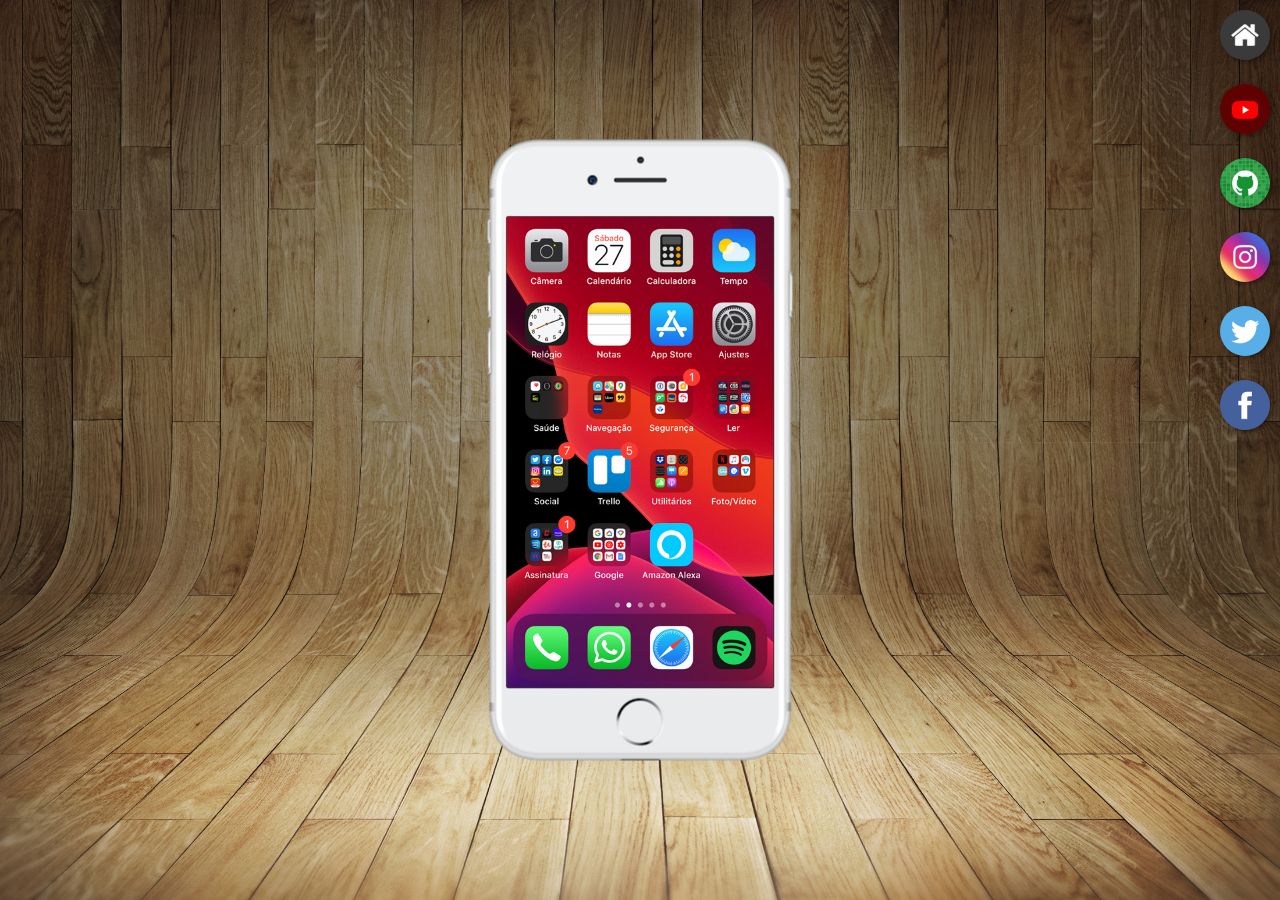
<file: index.html>
<!DOCTYPE html>
<html lang="pt-br">
<head>
    <meta charset="UTF-8">
    <meta name="viewport" content="width=device-width, initial-scale=1.0">
    <link rel="shortcut icon" href="favicon.ico" type="image/x-icon">
    <title>Projetos Redes Sociais</title>
    <link rel="stylesheet" href="estilos/style.css">
</head>
<body>
    <main>
        <section id="telefone">
            <iframe src="home.html" name="tela" id="tela" frameborder="0">
                Seu navegador nçao é compativel com o iframe
            </iframe>
        </section>
        <section id="redes-sociais">
            <a href="home.html" target="tela"><img src="imagens/logo-home.jpg" alt="Home"></a>
            <br>
            <a href="youtube.html" target="tela"><img src="imagens/logo-youtube.jpg" alt="Youtube"></a>
            <br>
            <a href="github.html" target="tela"><img src="imagens/logo-github.jpg" alt="GitHub"></a>
            <br>
            <a href="instagram.html" target="tela"><img src="imagens/logo-instagram.jpg" alt="Instagram"></a>
            <br>
            <a href="twitter.html" target="tela"><img src="imagens/logo-twitter.jpg" alt="Twitter"></a>
            <br>
            <a href="facebook.html" target="tela"><img src="imagens/logo-facebook.jpg" alt="Facebook"></a>
            <br>
        </section>
    </main>
</body>
</html>
</file>
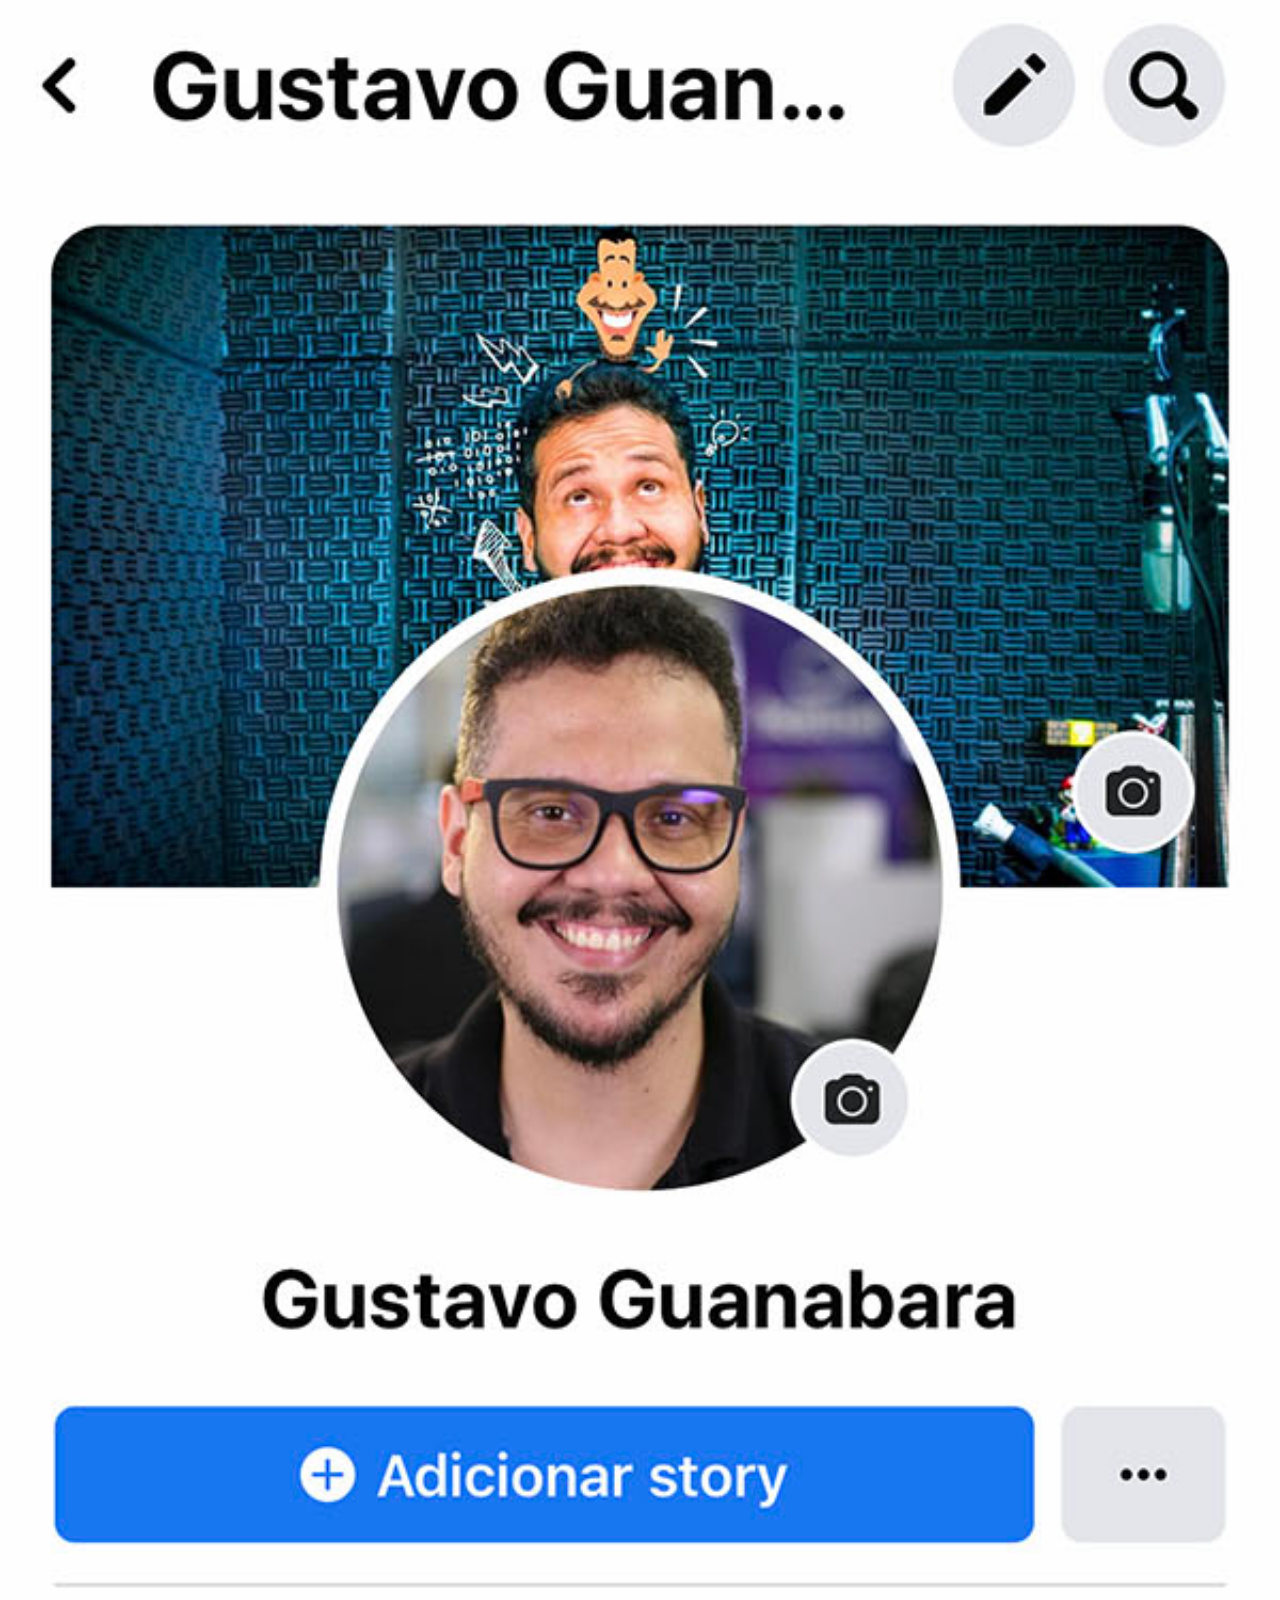
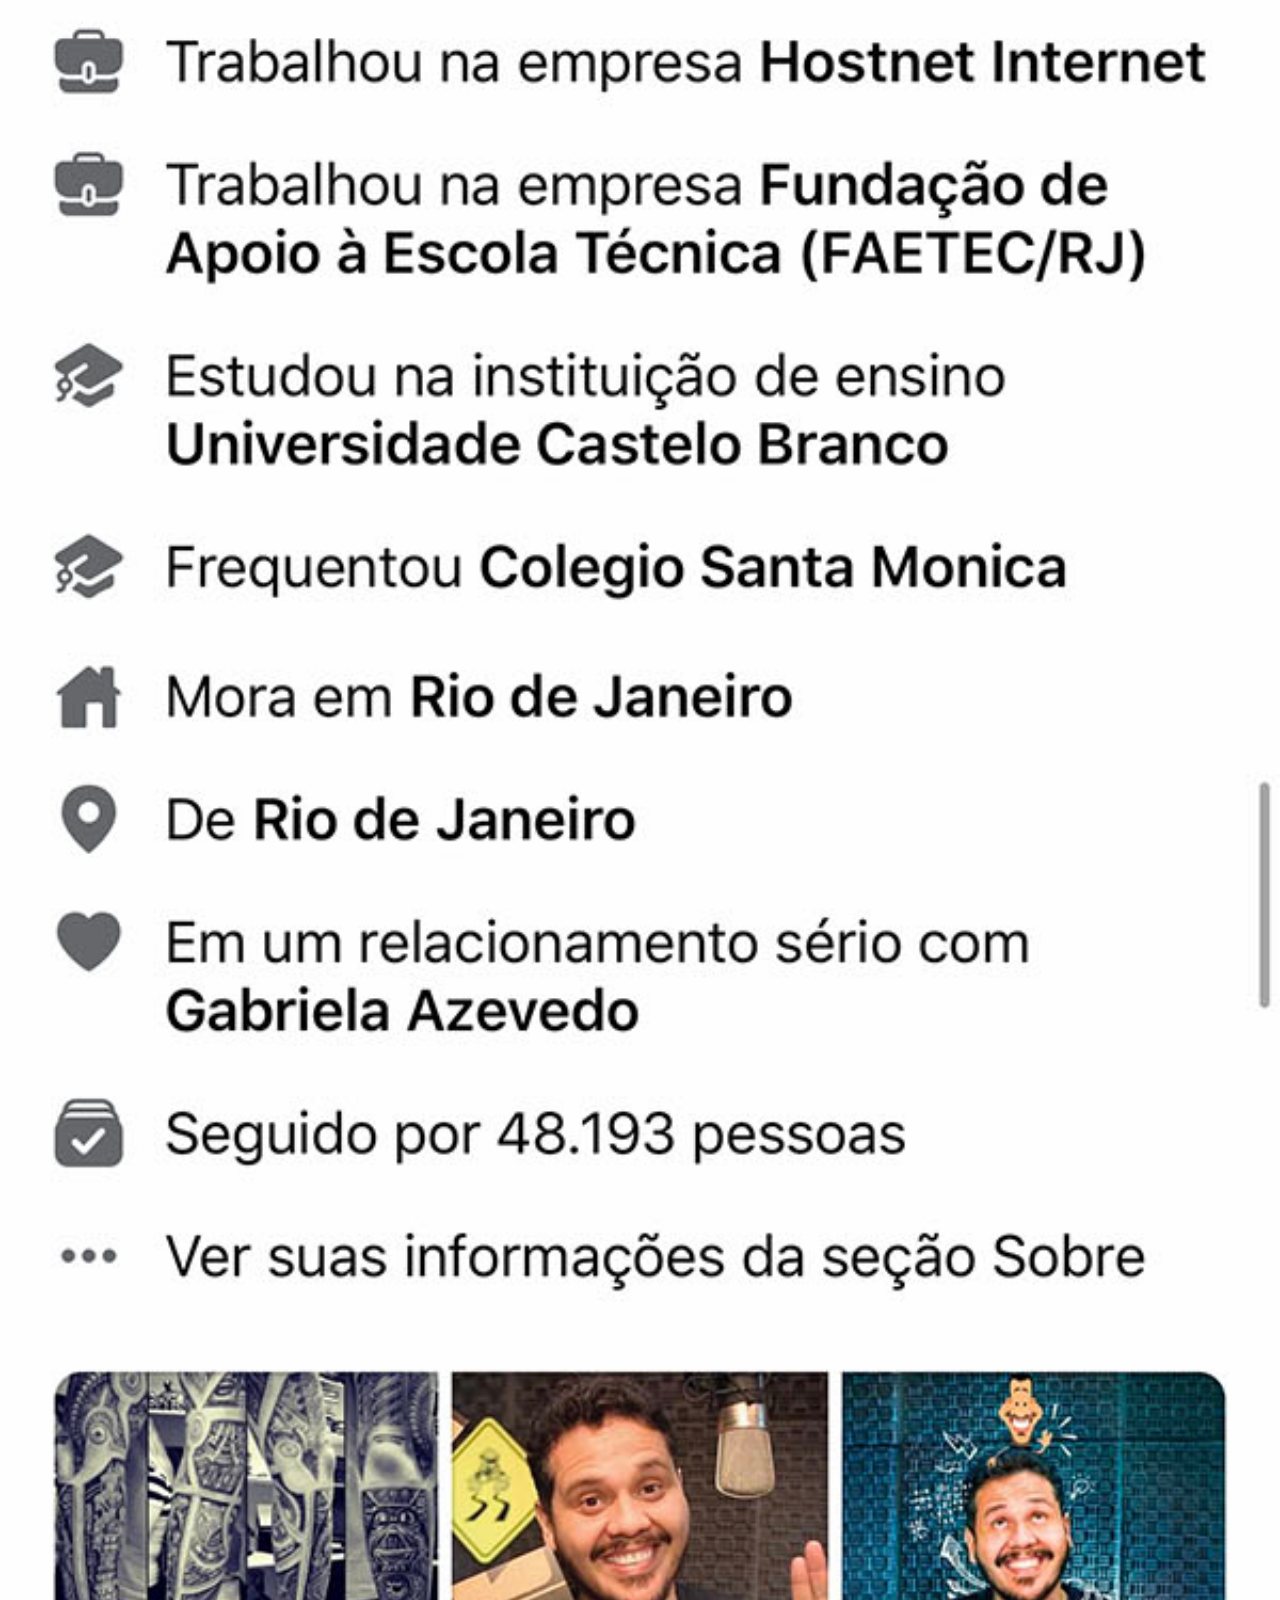
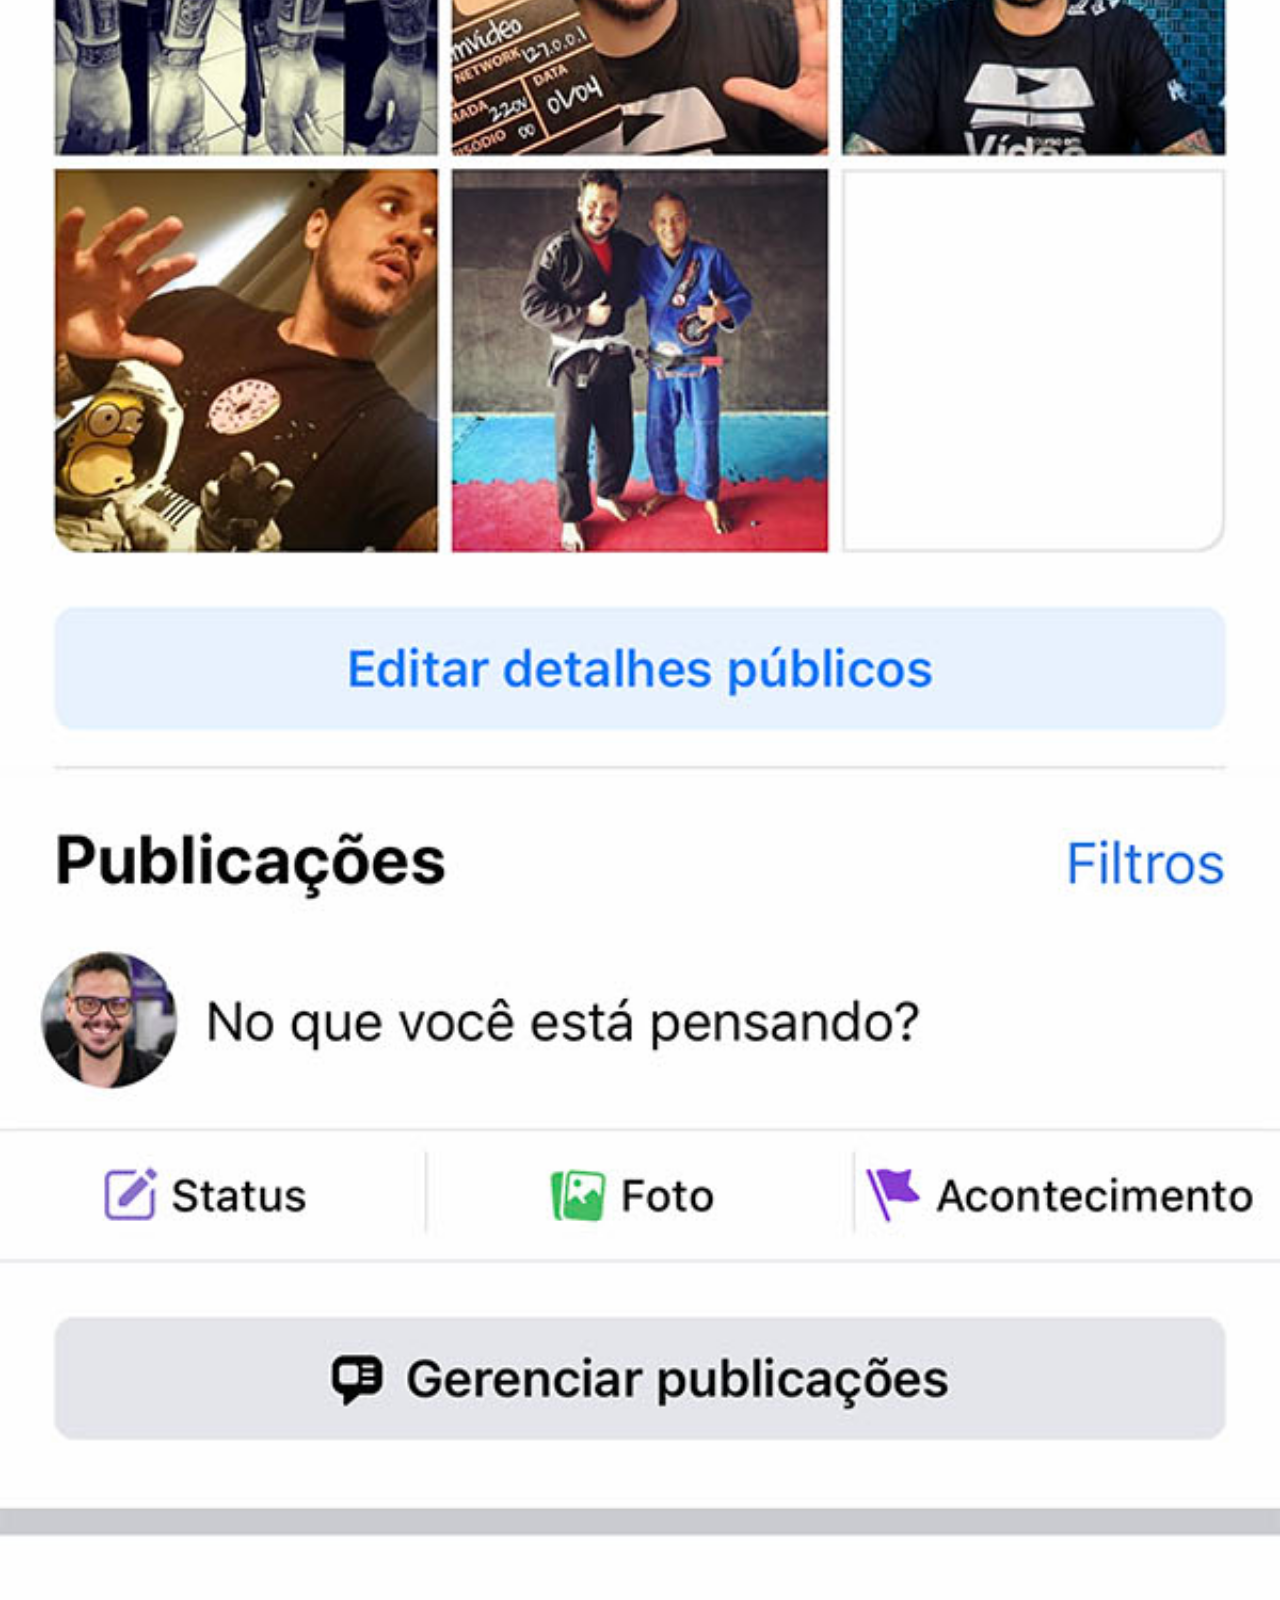
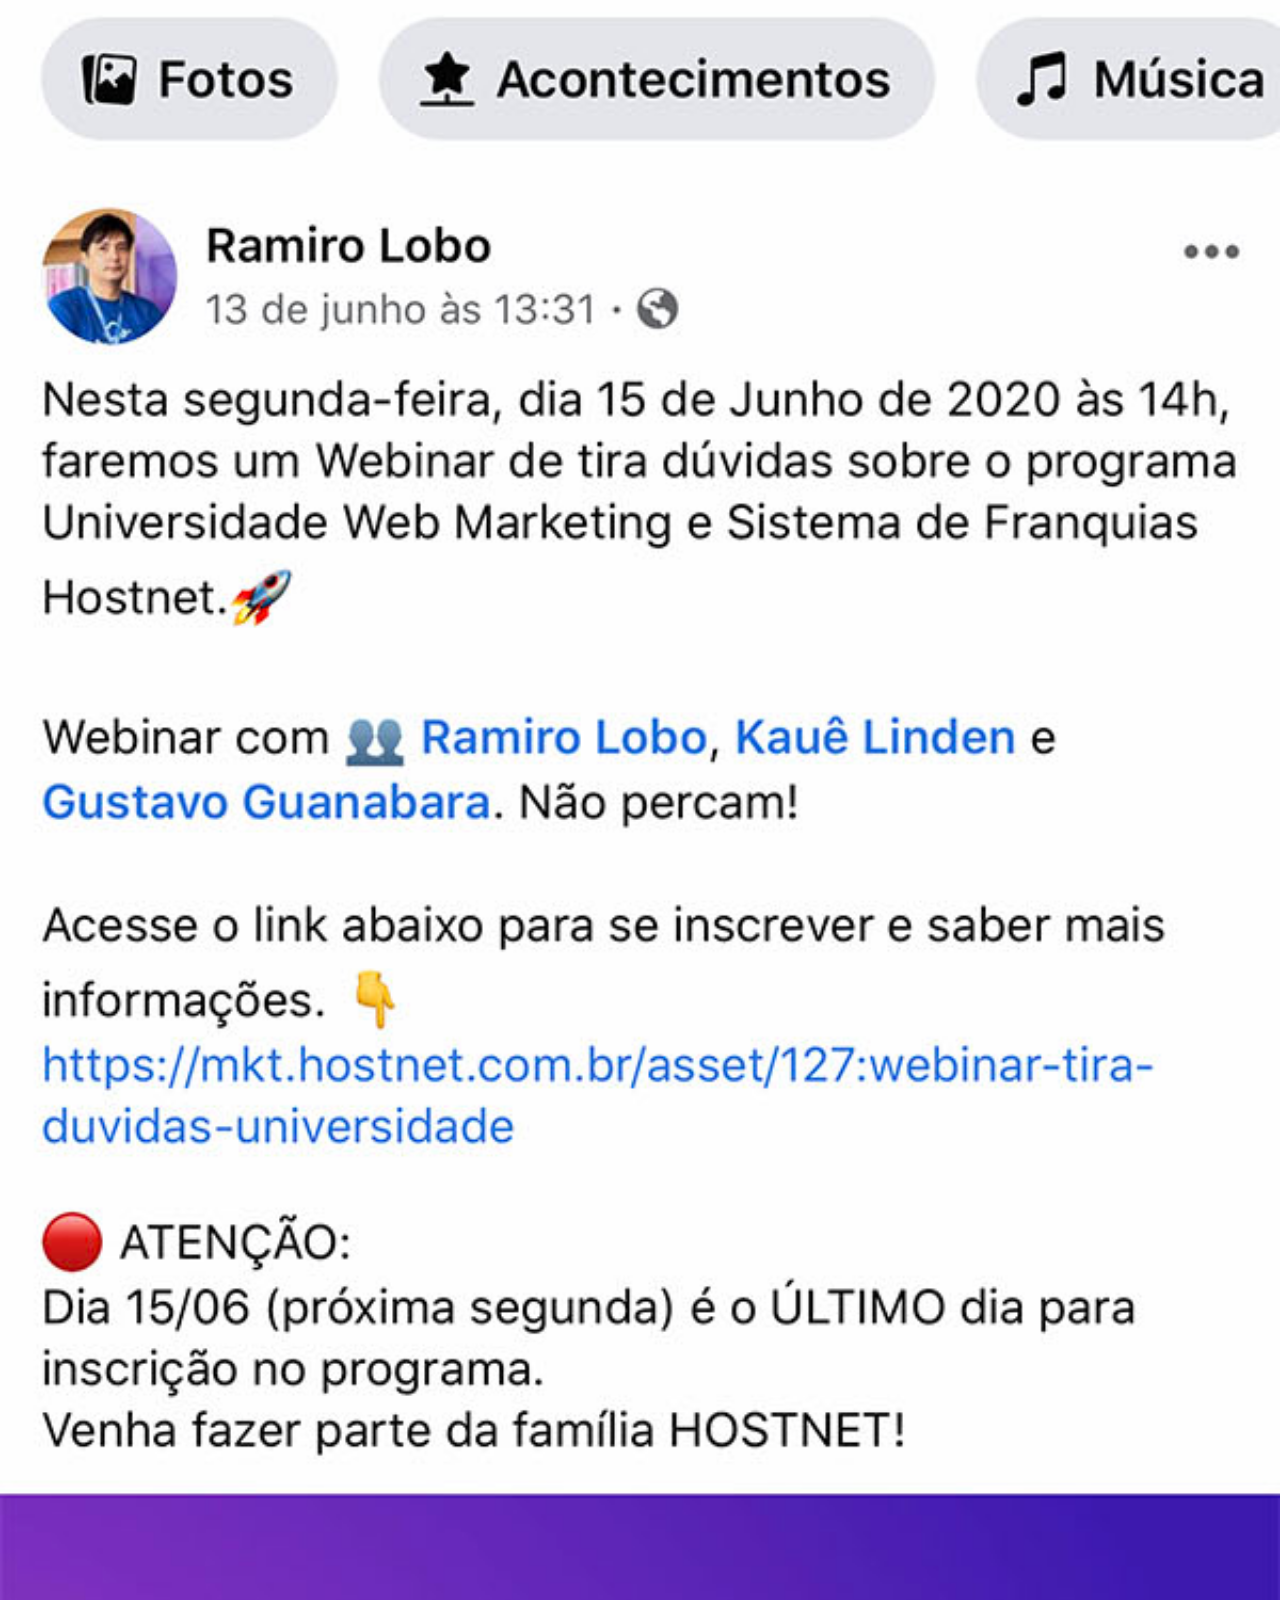
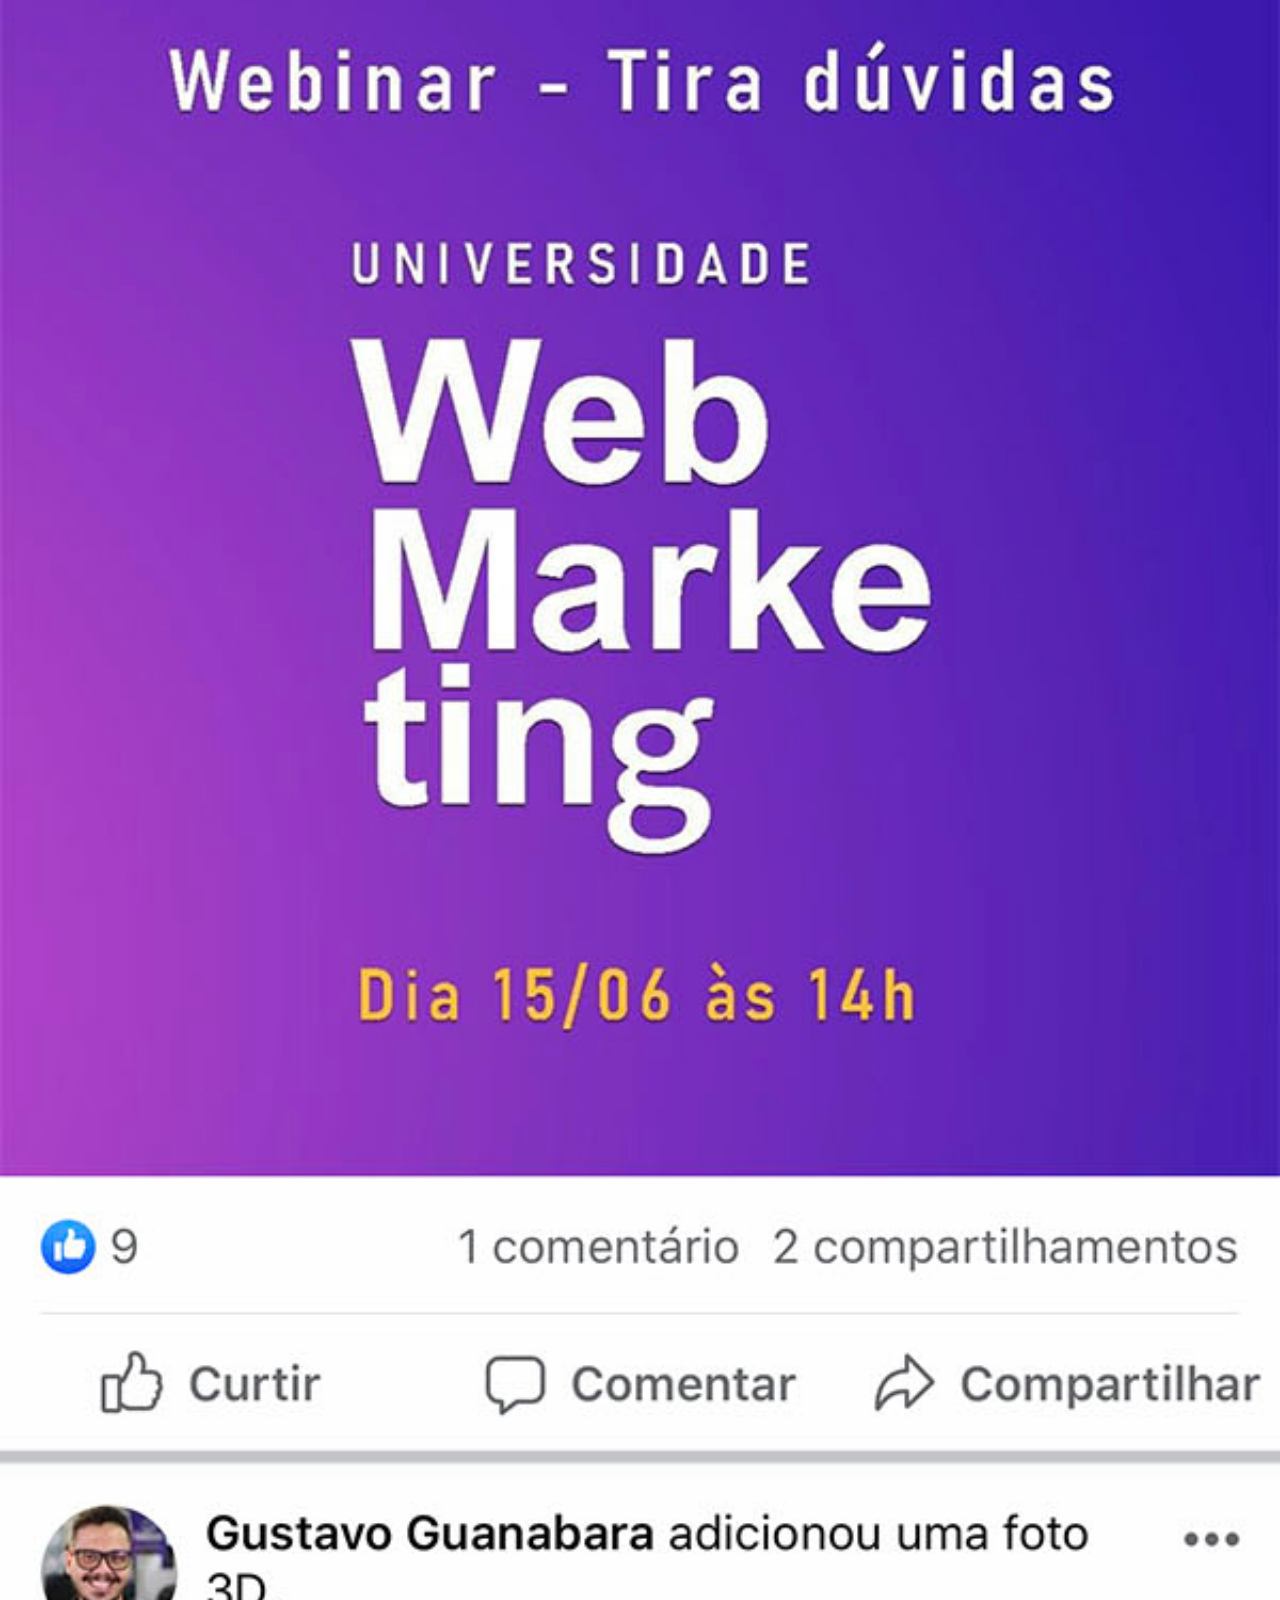
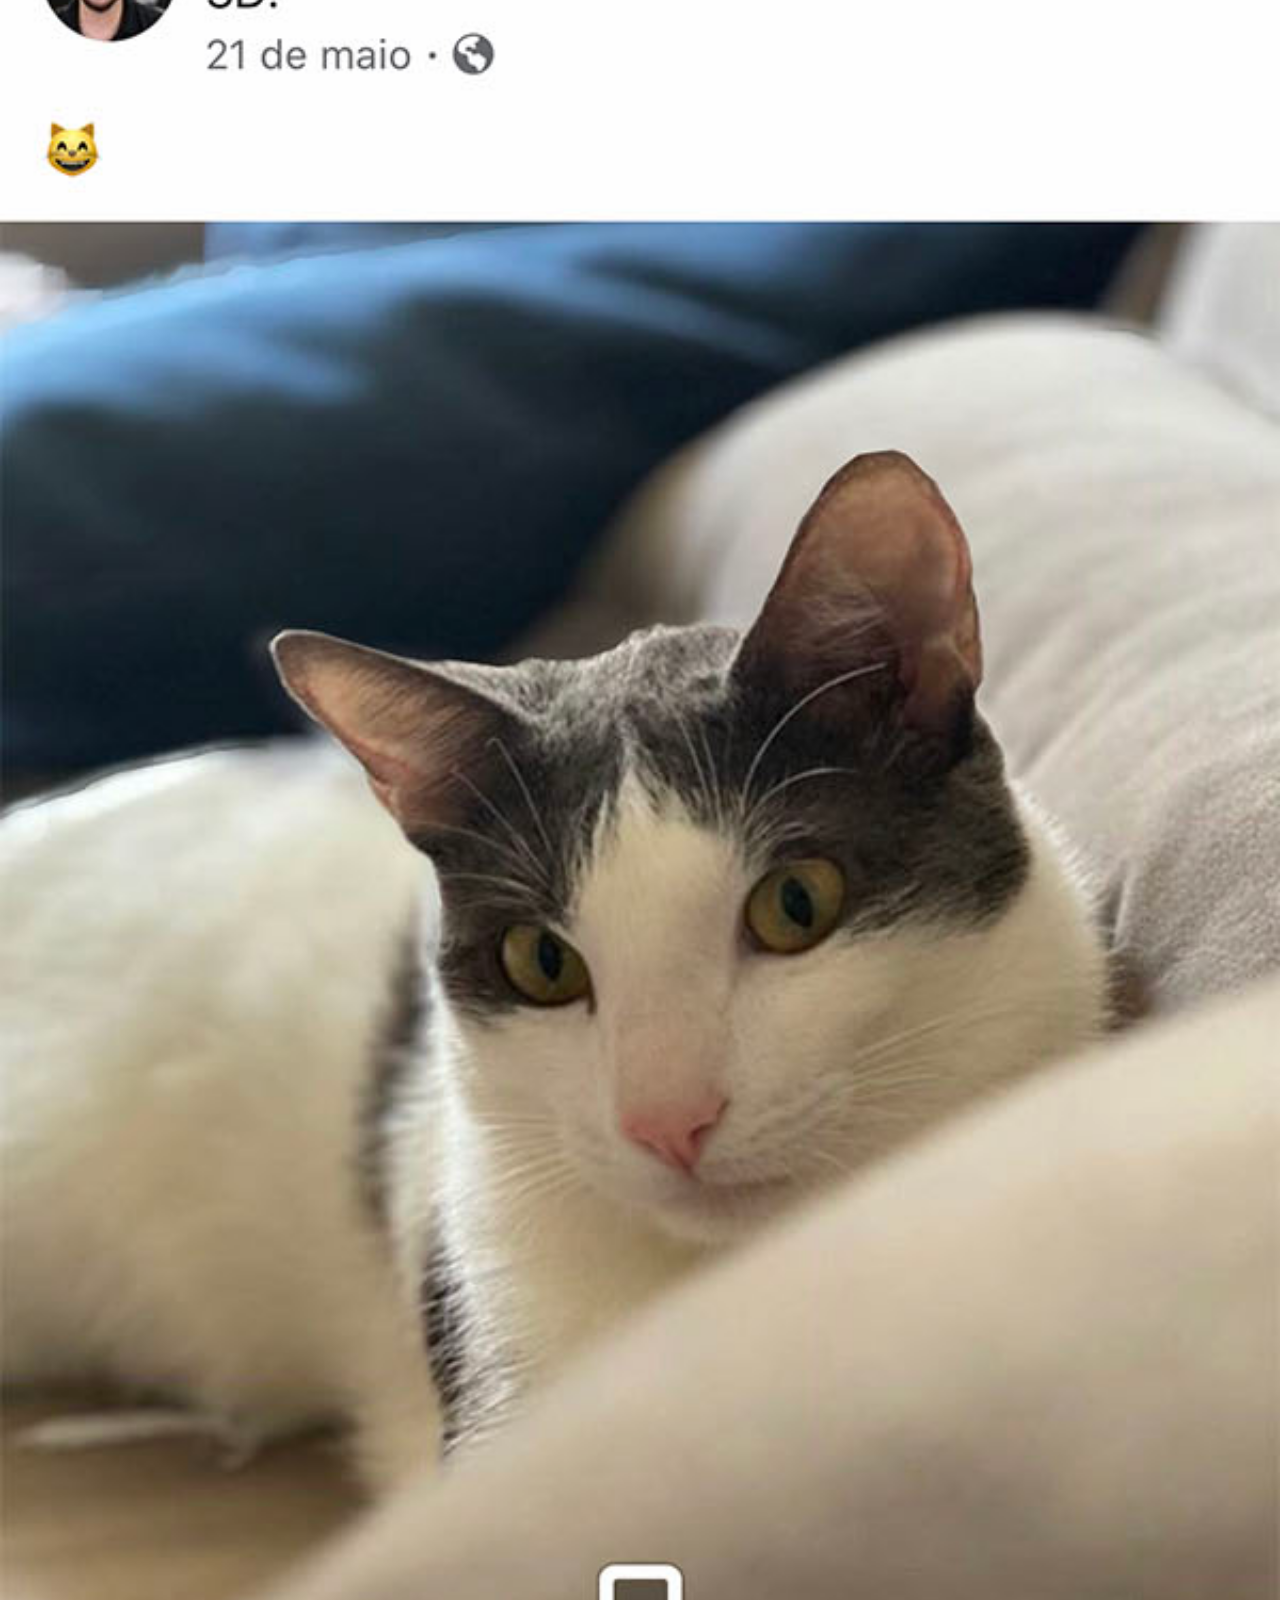
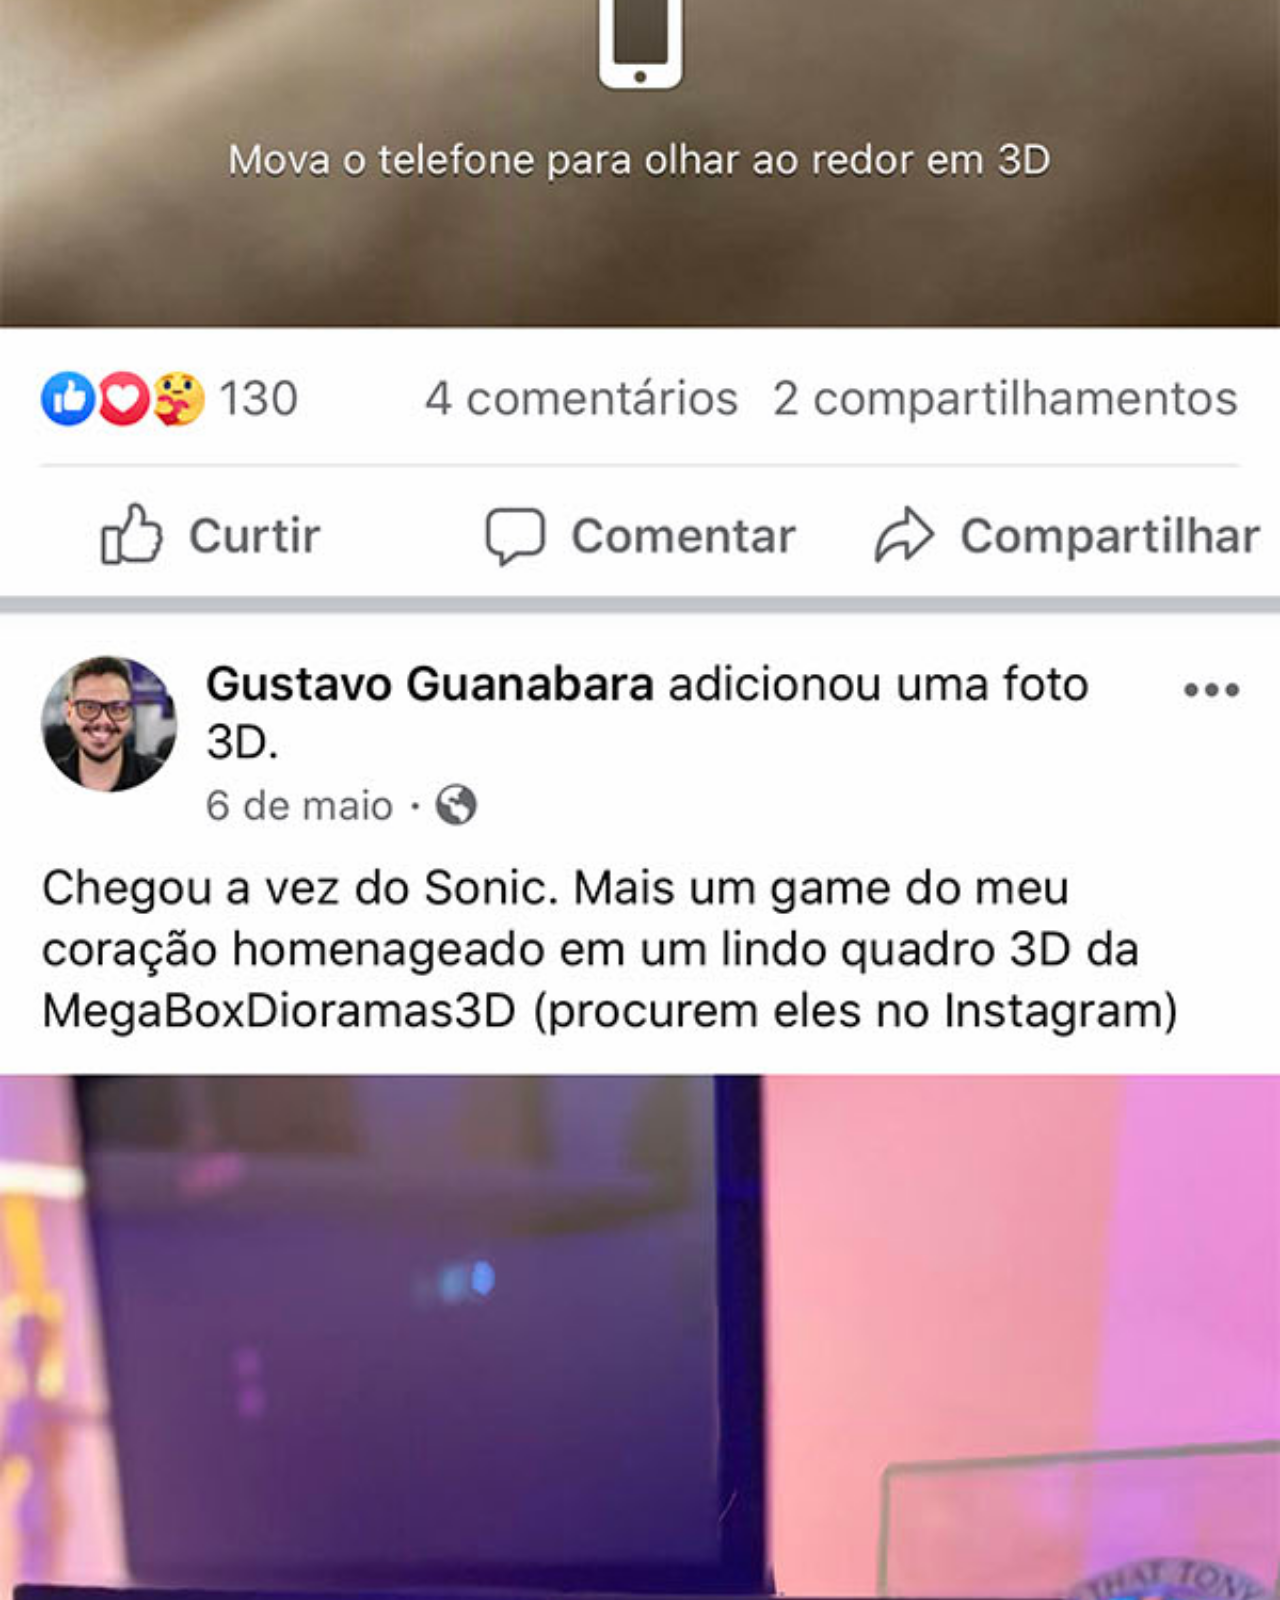
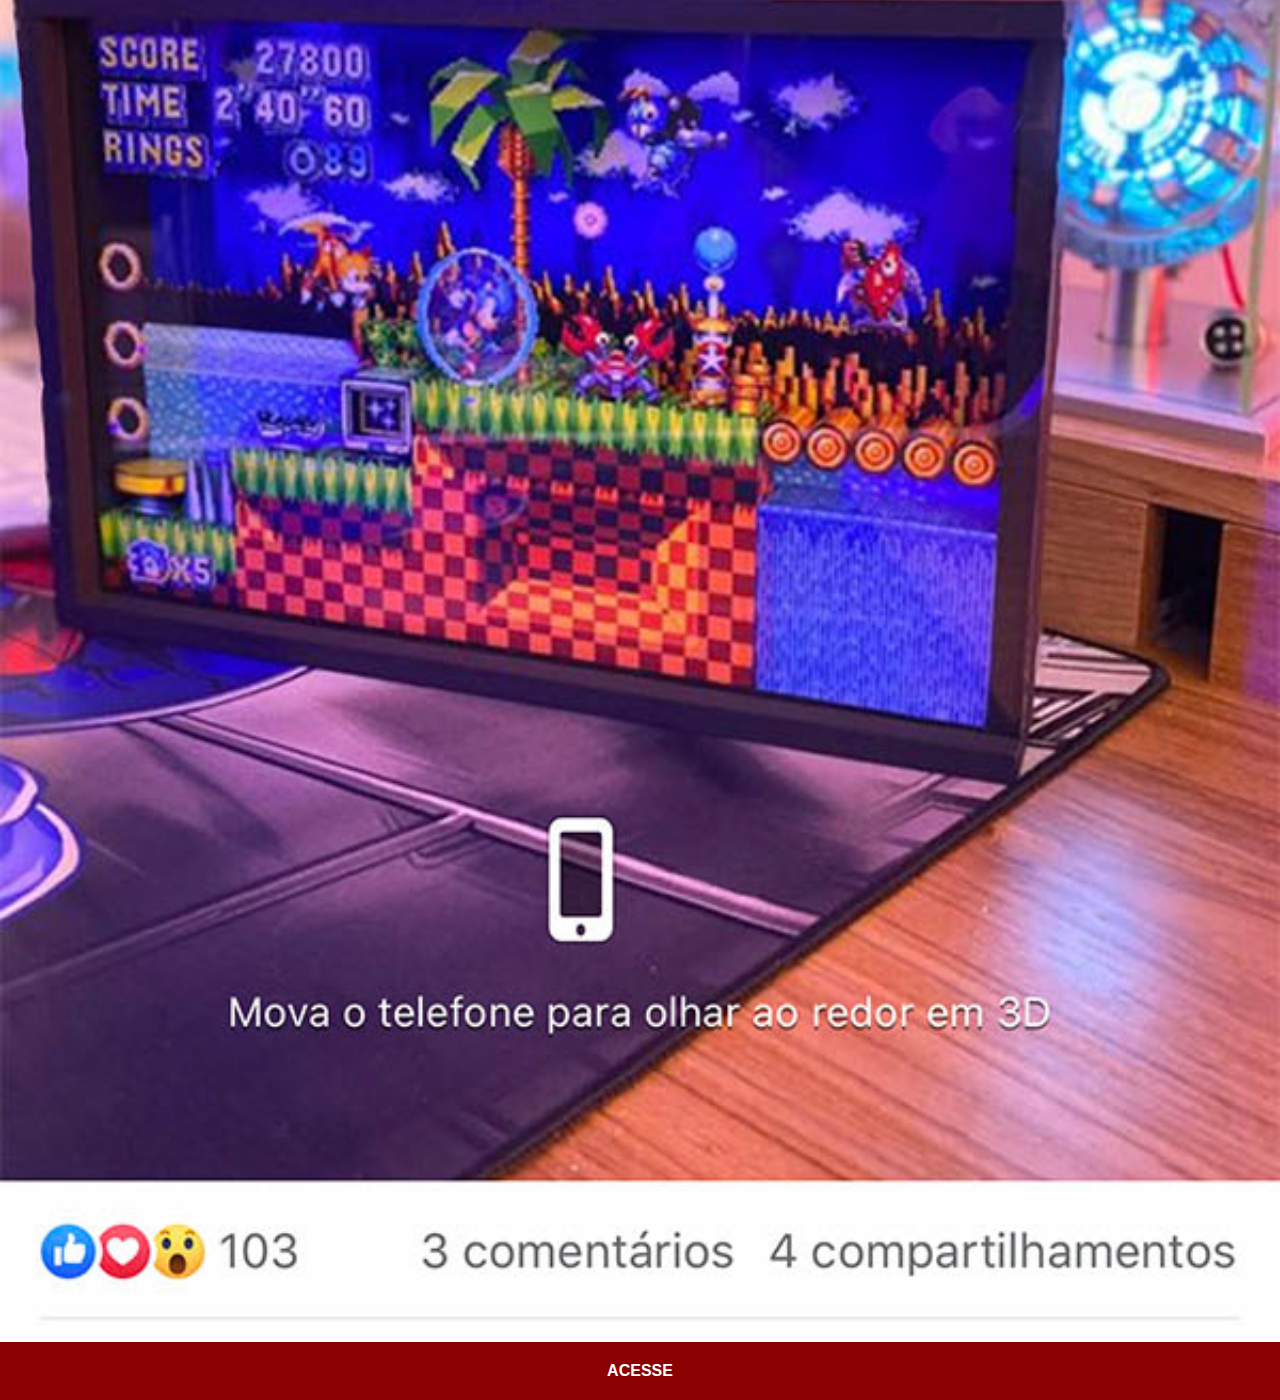
<file: facebook.html>
<!DOCTYPE html>
<html lang="pt-br">
<head>
    <meta charset="UTF-8">
    <meta name="viewport" content="width=device-width, initial-scale=1.0">
    <title>Facebook</title>
    <link rel="stylesheet" href="estilos/social.css">
</head>
<body>
    <img src="imagens/tela-facebook.jpg" alt="Facebook">
    <a href="">ACESSE</a>
</body>
</html>
</file>
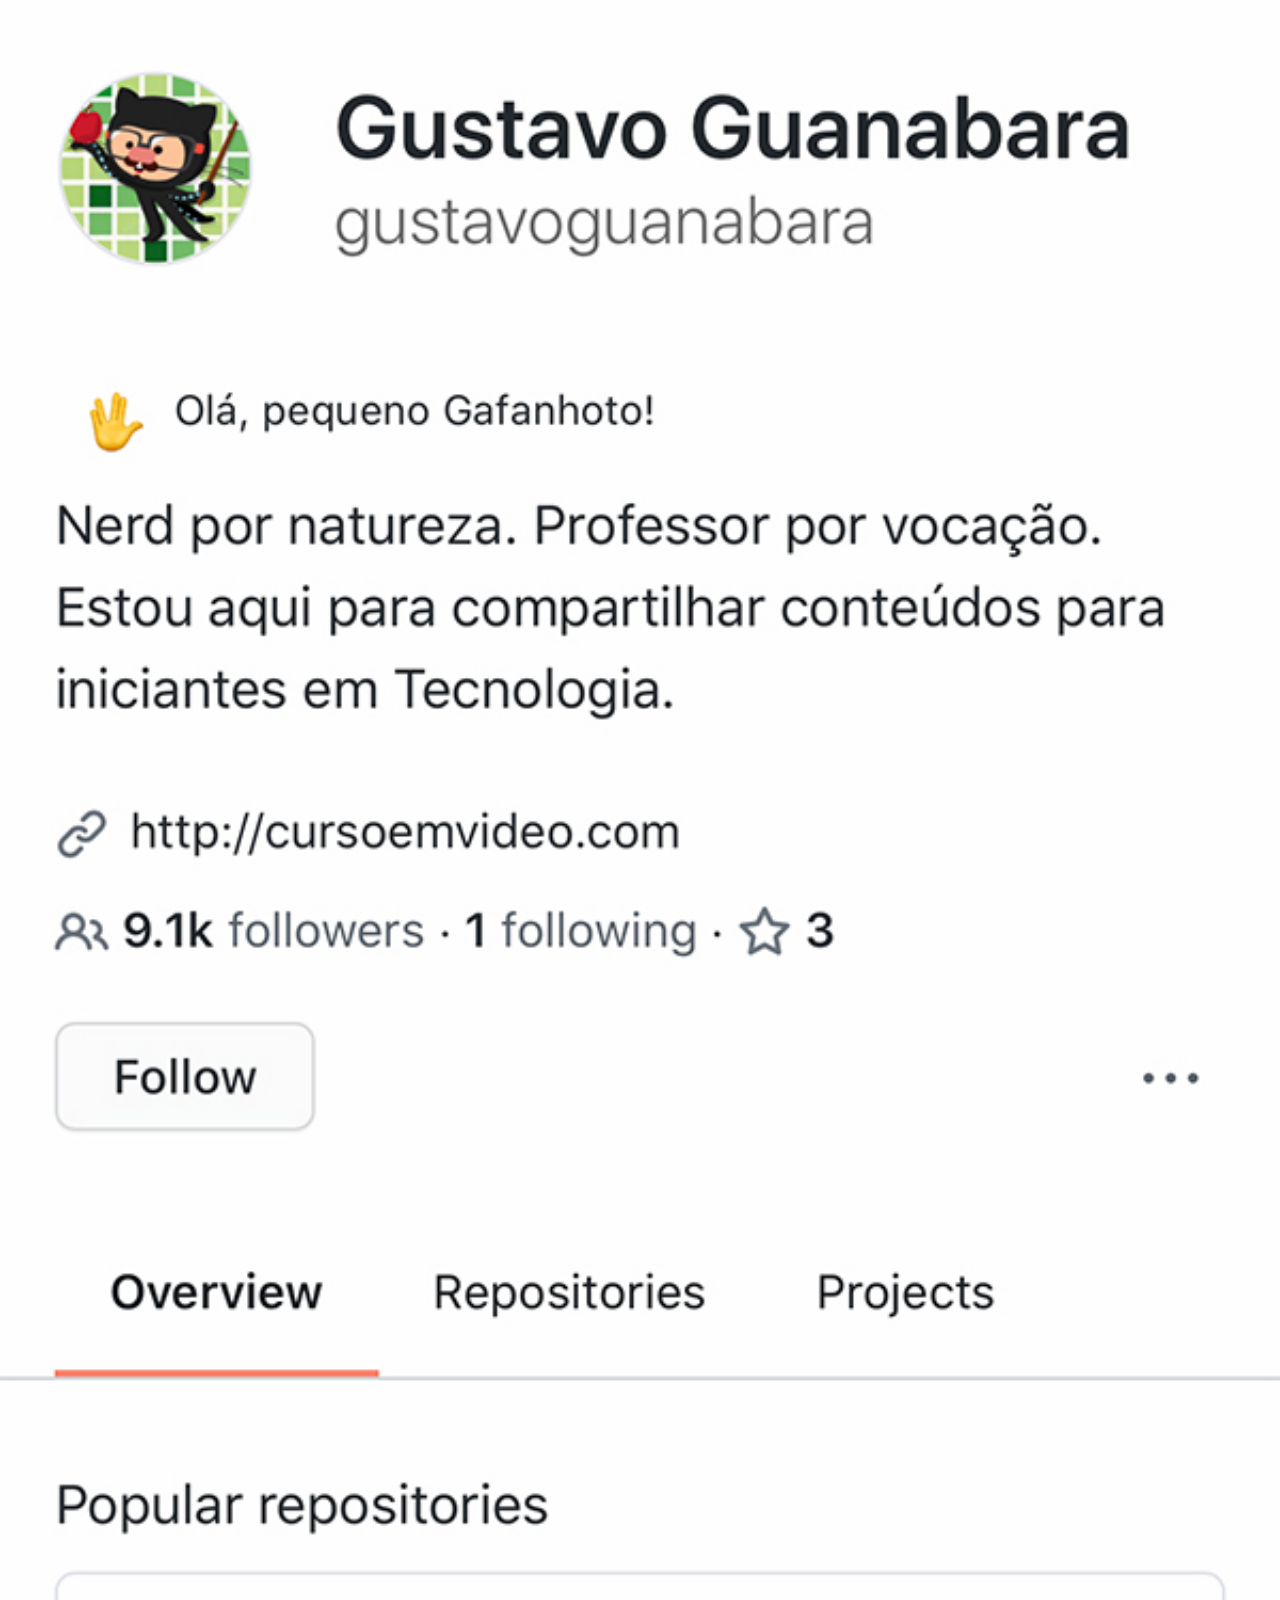
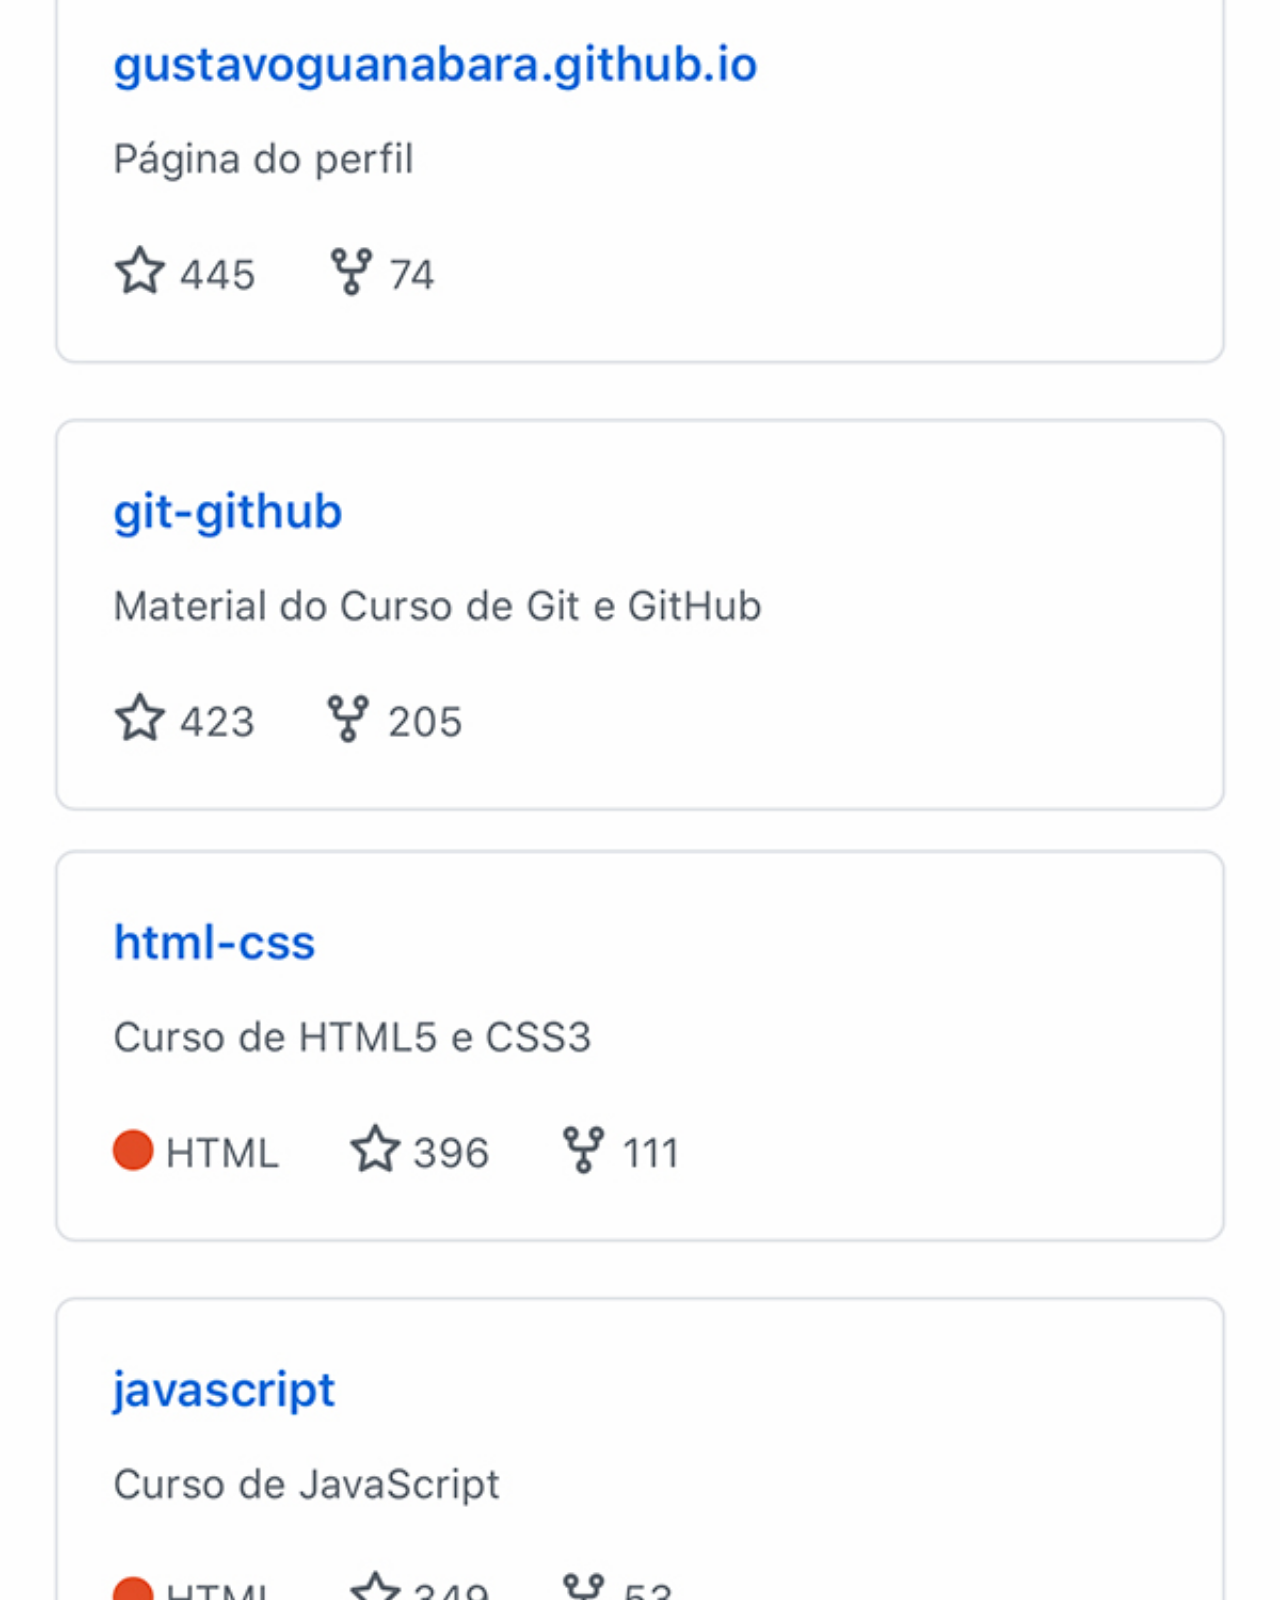
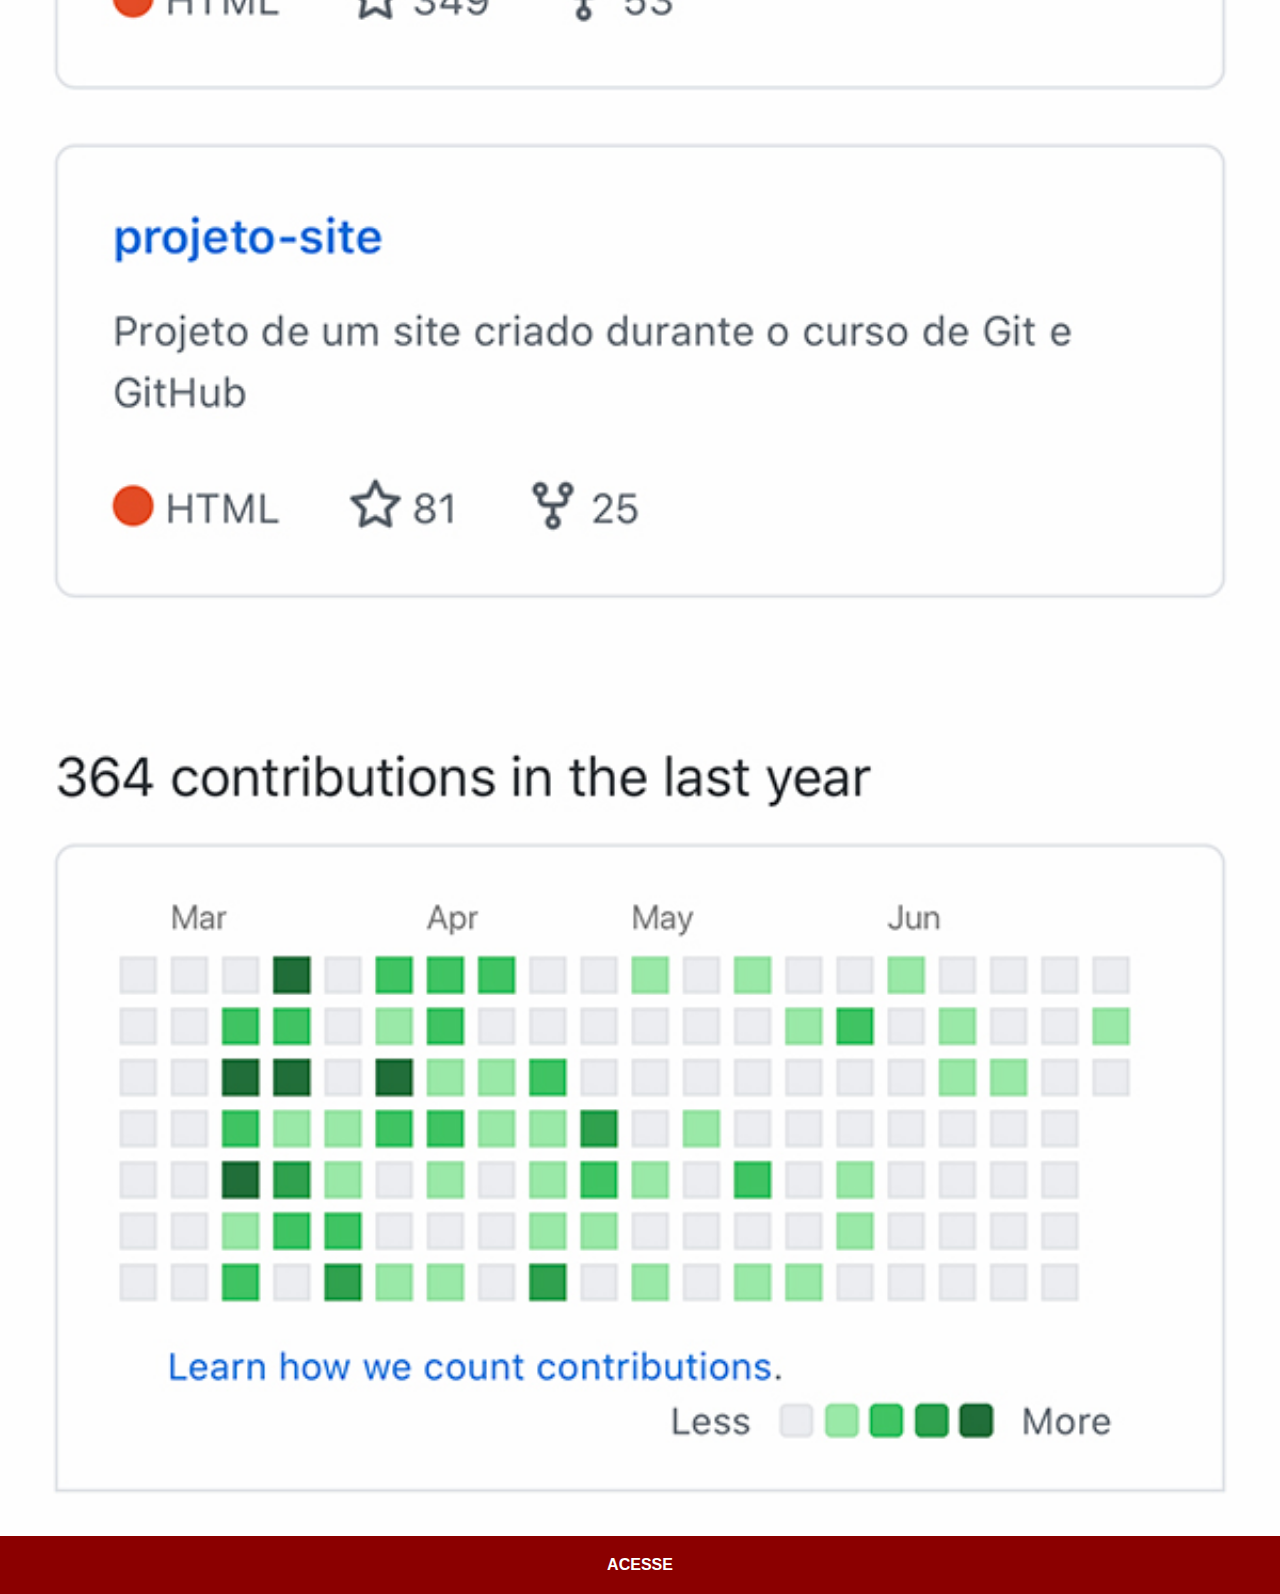
<file: github.html>
<!DOCTYPE html>
<html lang="pt-br">
<head>
    <meta charset="UTF-8">
    <meta name="viewport" content="width=device-width, initial-scale=1.0">
    <title>Document</title>
    <link rel="stylesheet" href="estilos/social.css">
</head>
<body>
    <img src="imagens/tela-github.jpg" alt="GitHub">
    <a href="https://github.com/gustavoguanabara">ACESSE</a>
</body>
</html>
</file>
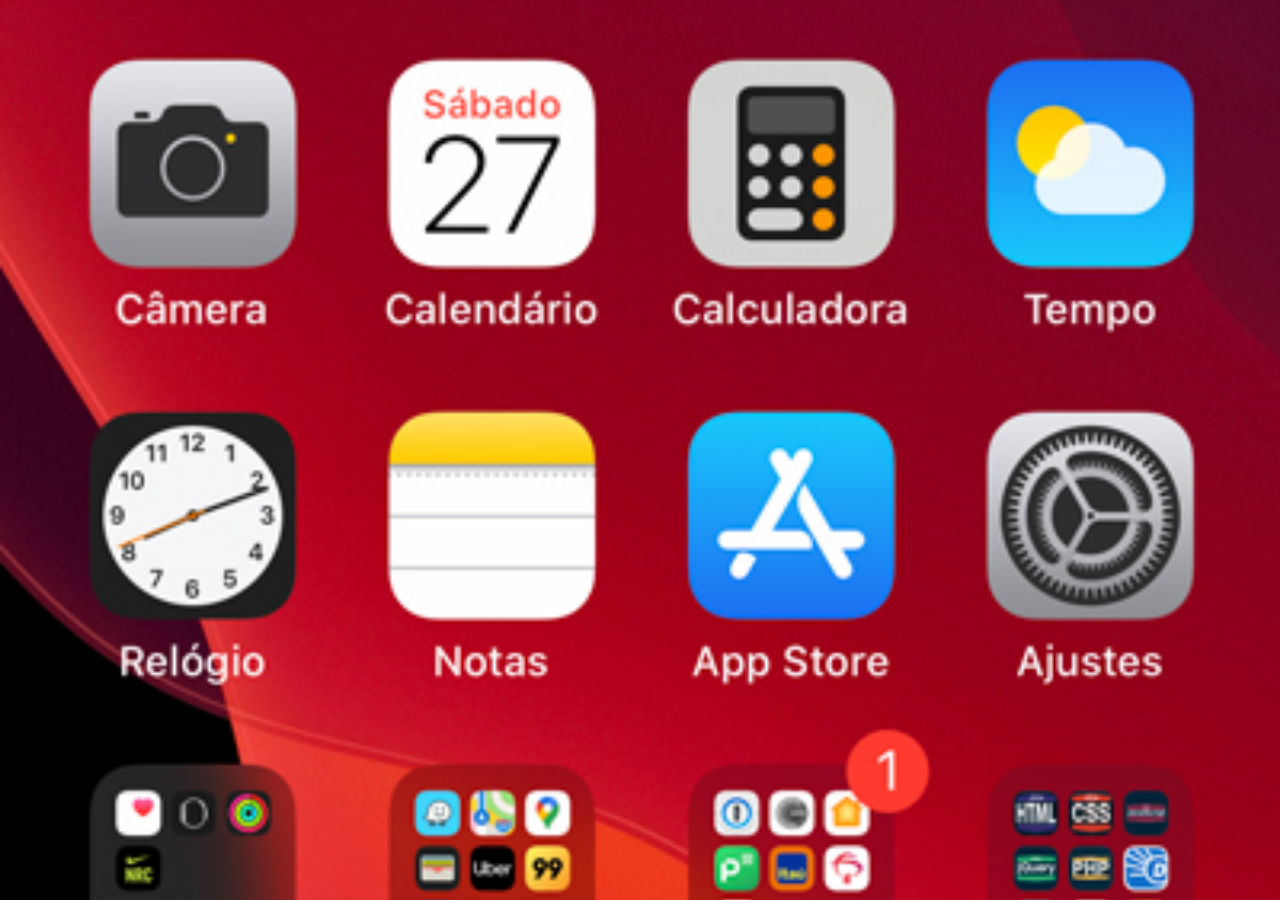
<file: home.html>
<!DOCTYPE html>
<html lang="pt-br">
<head>
    <meta charset="UTF-8">
    <meta name="viewport" content="width=device-width, initial-scale=1.0">
    <title>Home</title>
</head>
<style>
    *{
        margin: 0;
        padding: 0;
    }

    body{
        width: 100vw;
        height: 100vh;
        background: black url('imagens/tela-home.jpg') no-repeat top center;
        background-size: cover;
    }

</style>
<body>
    
</body>
</html>
</file>
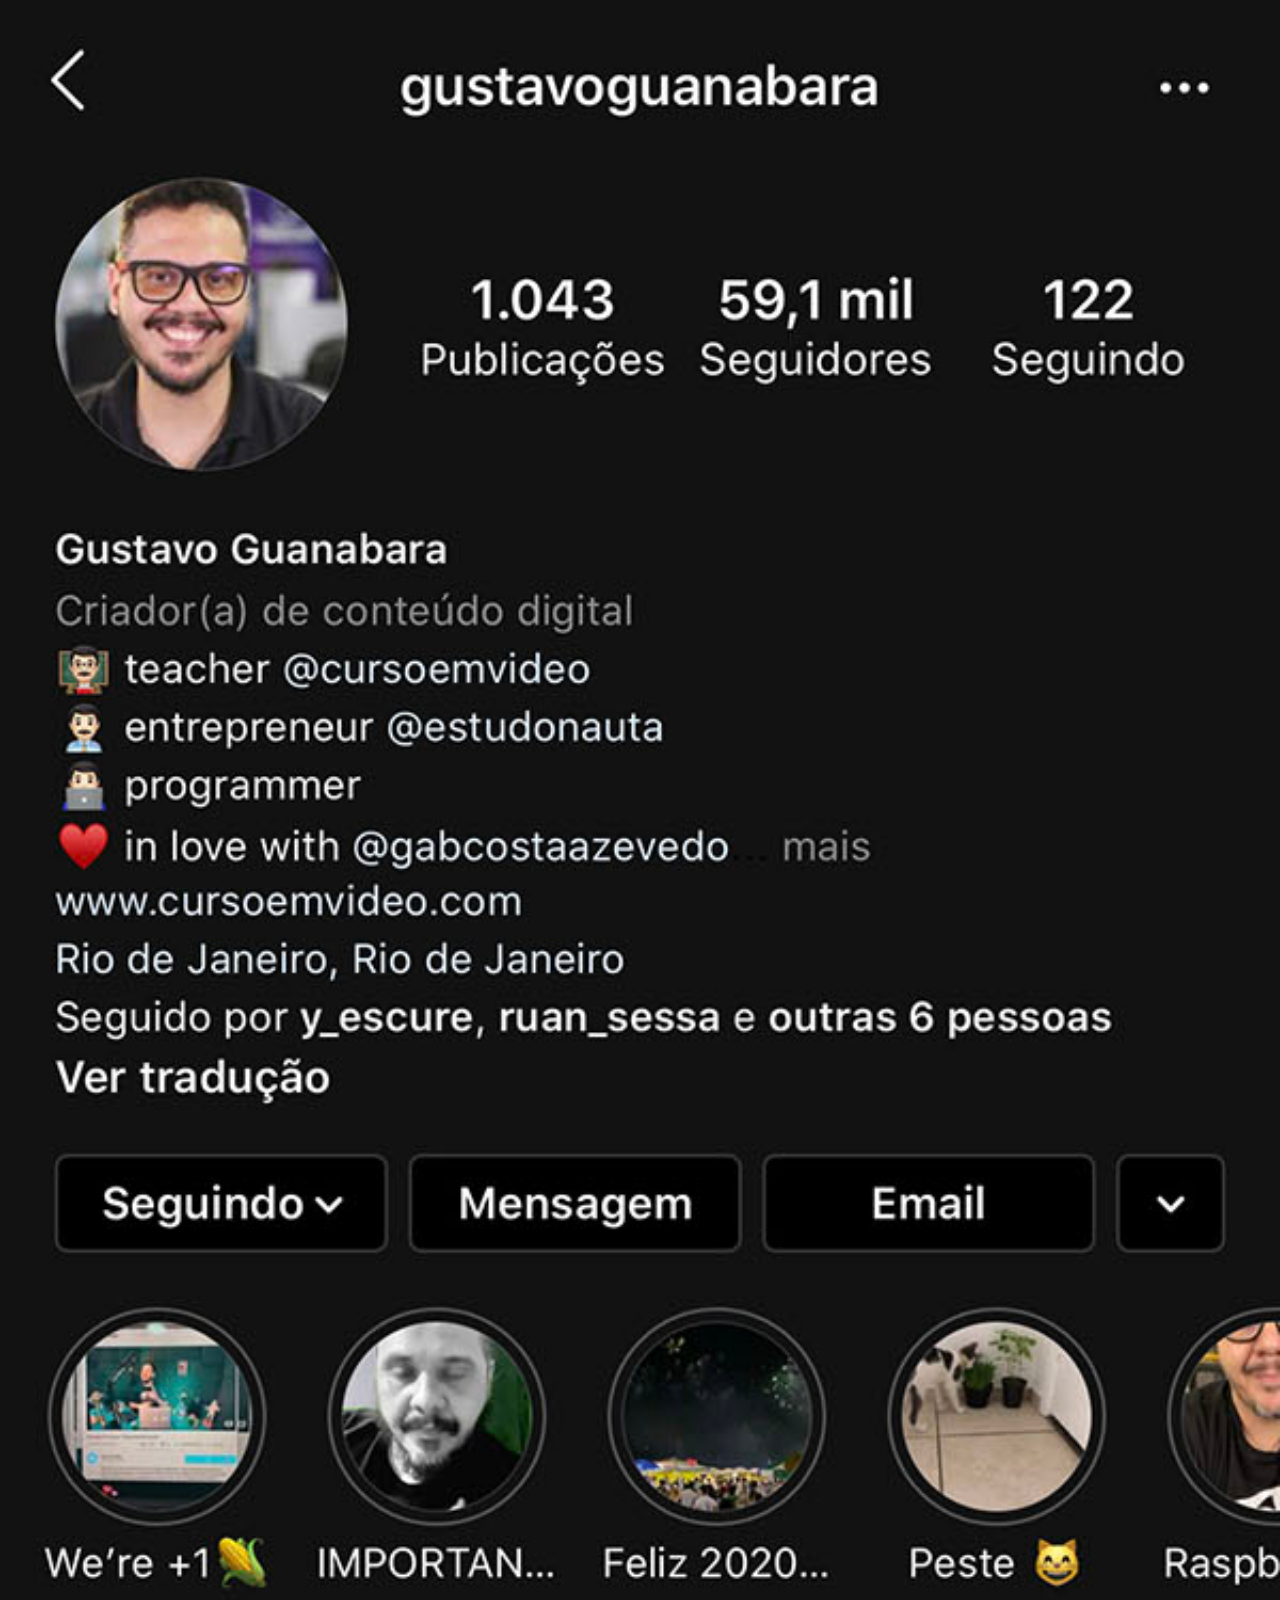
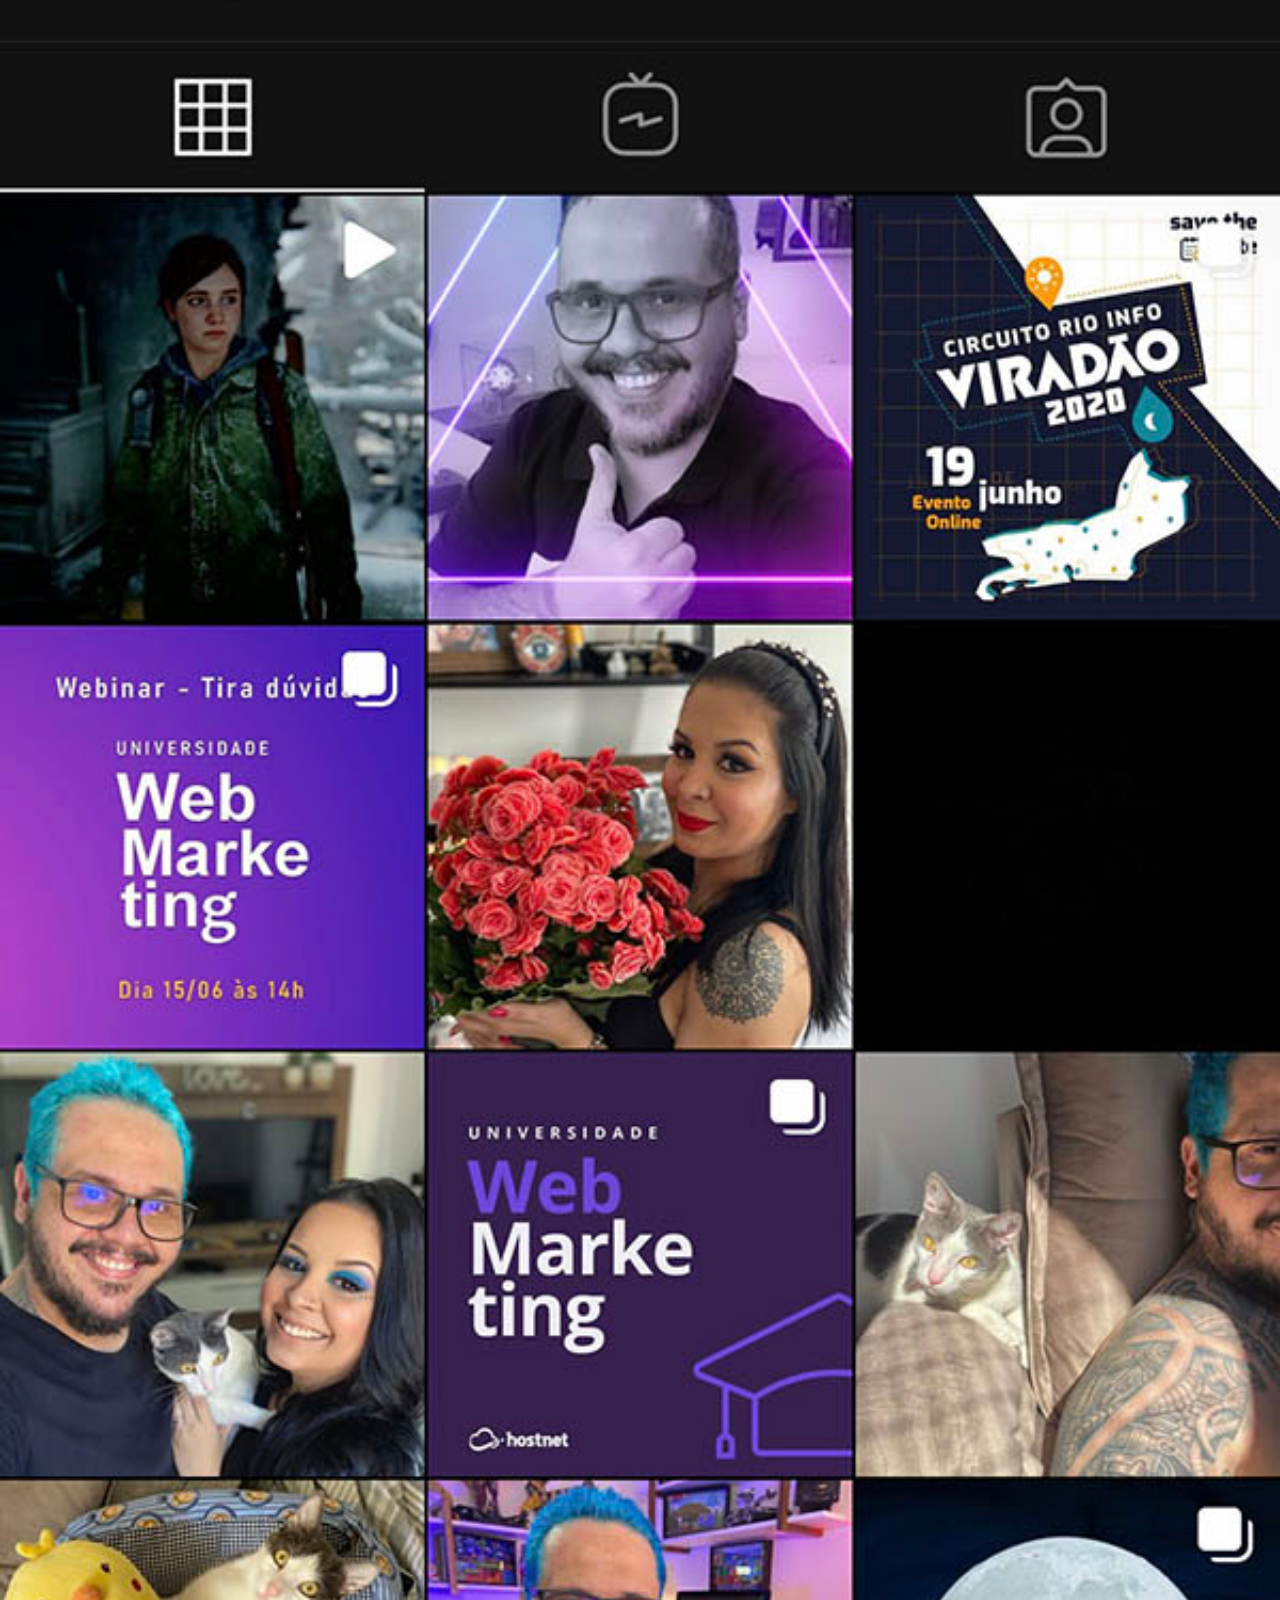
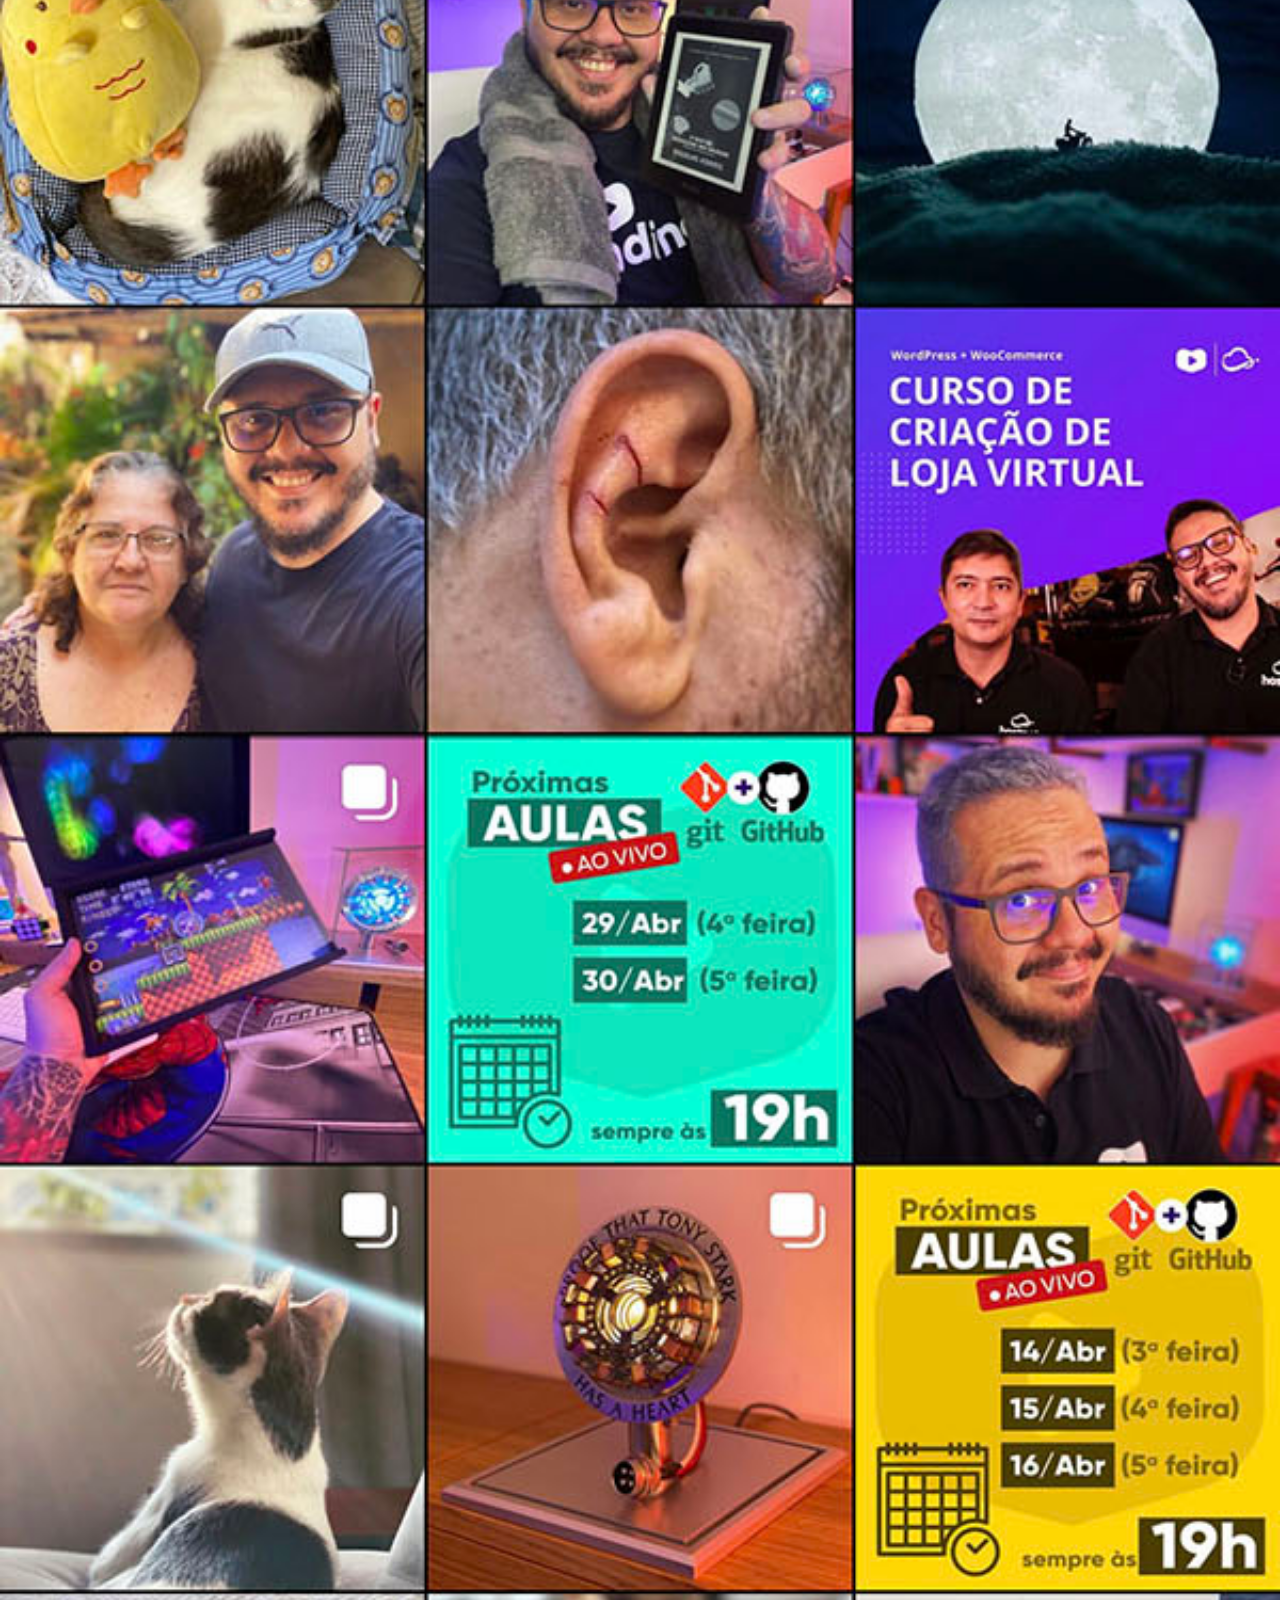
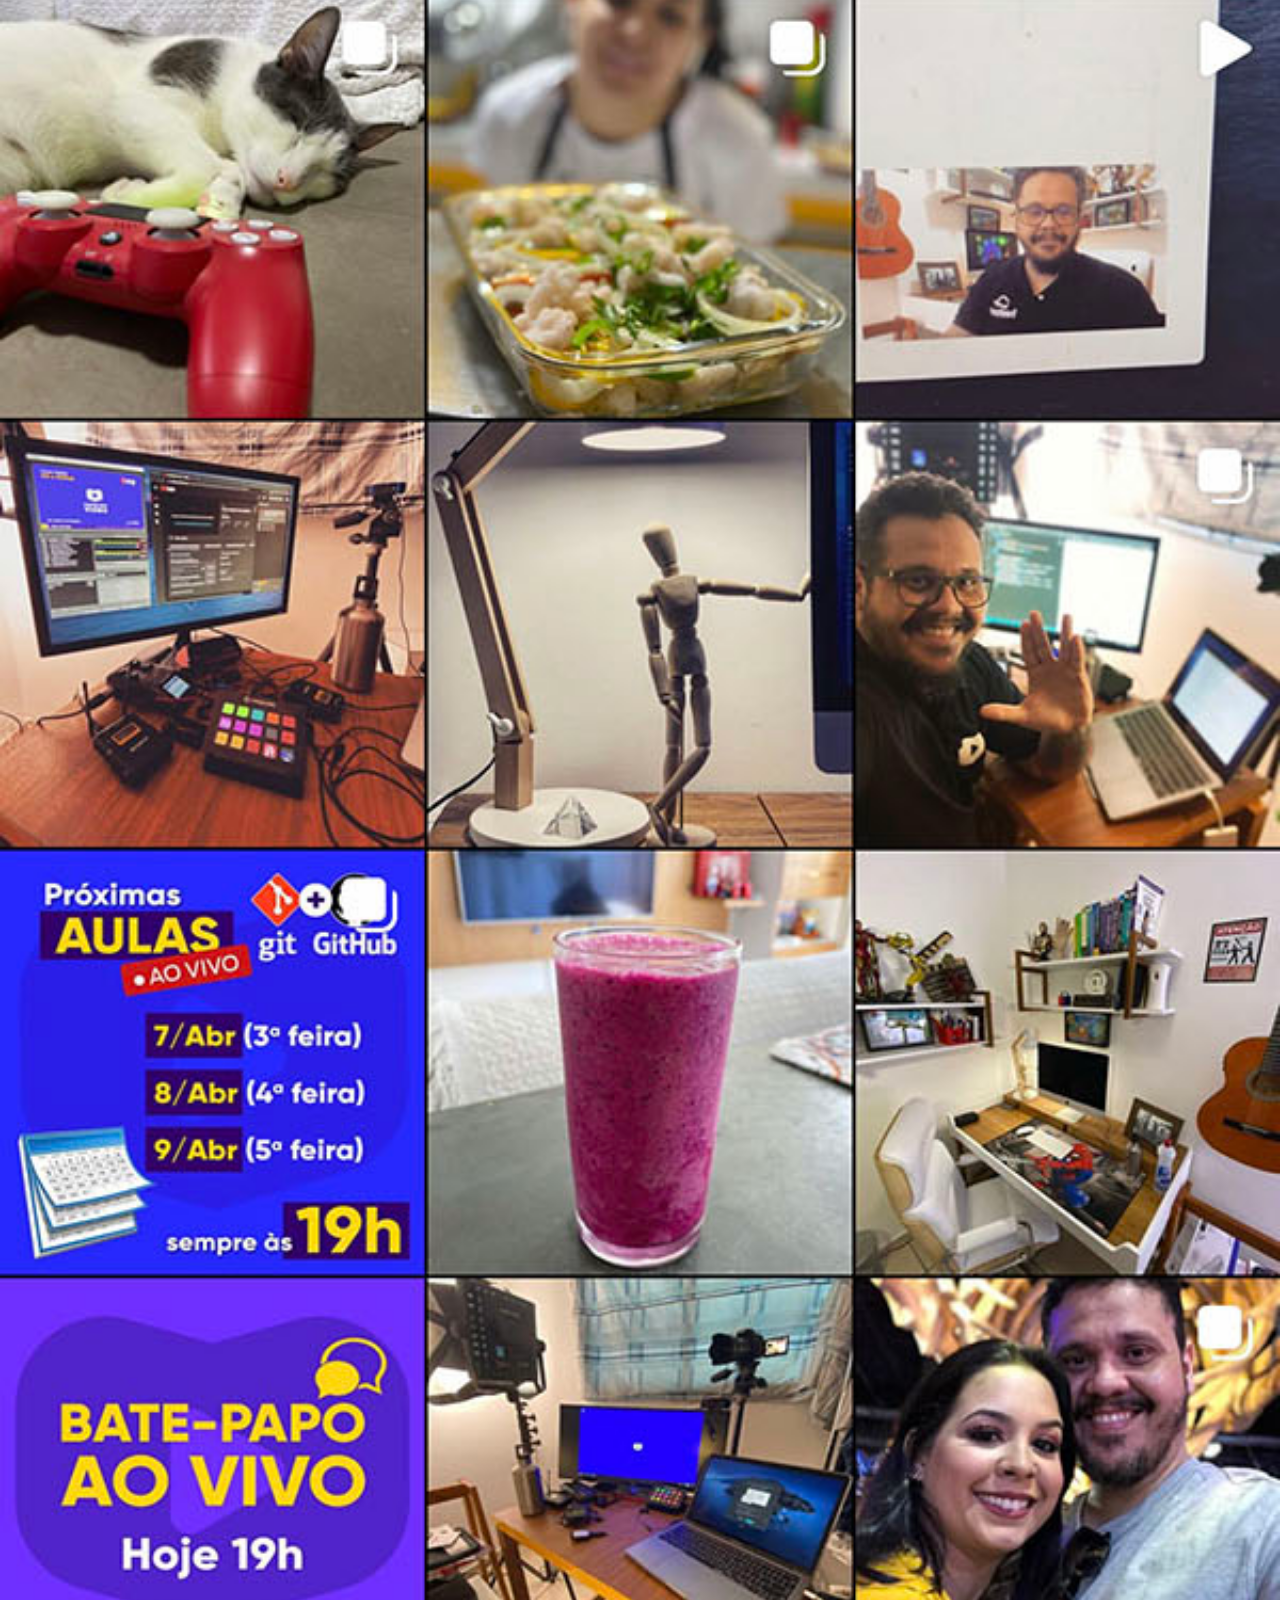
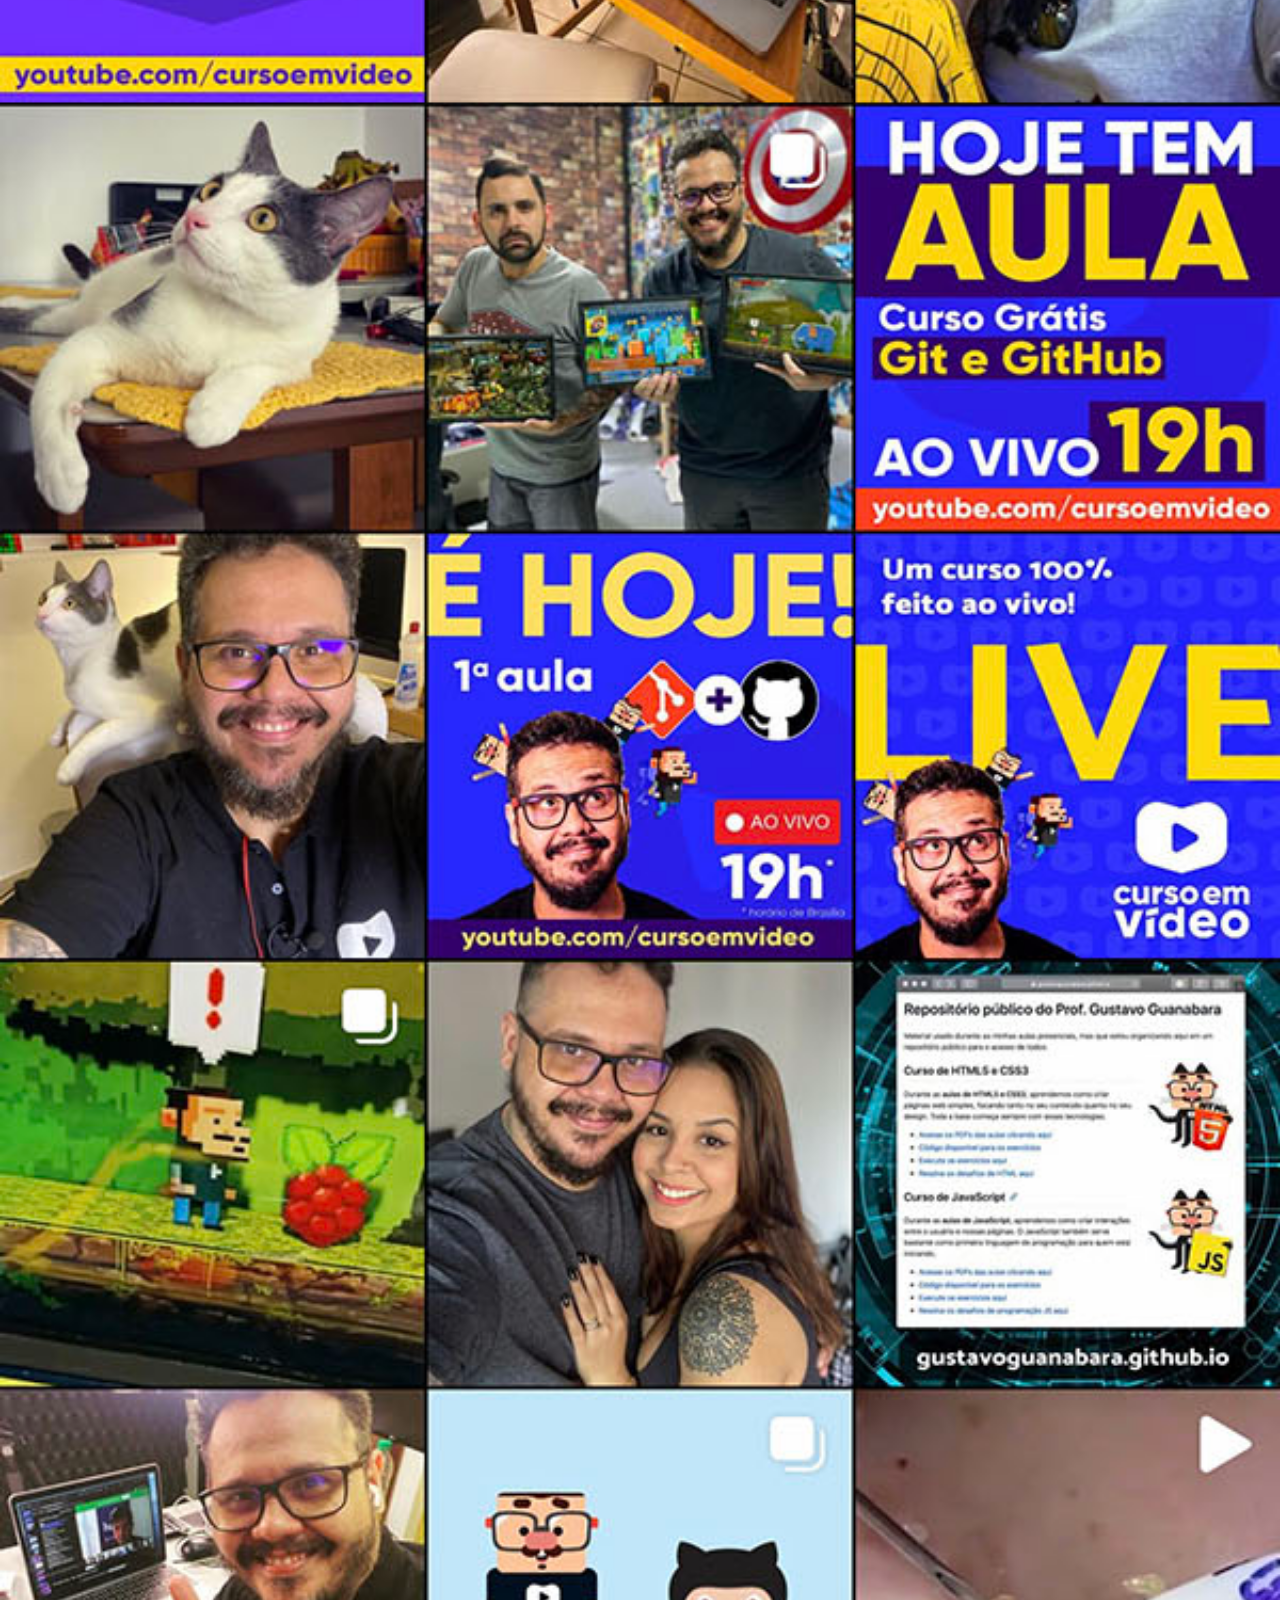
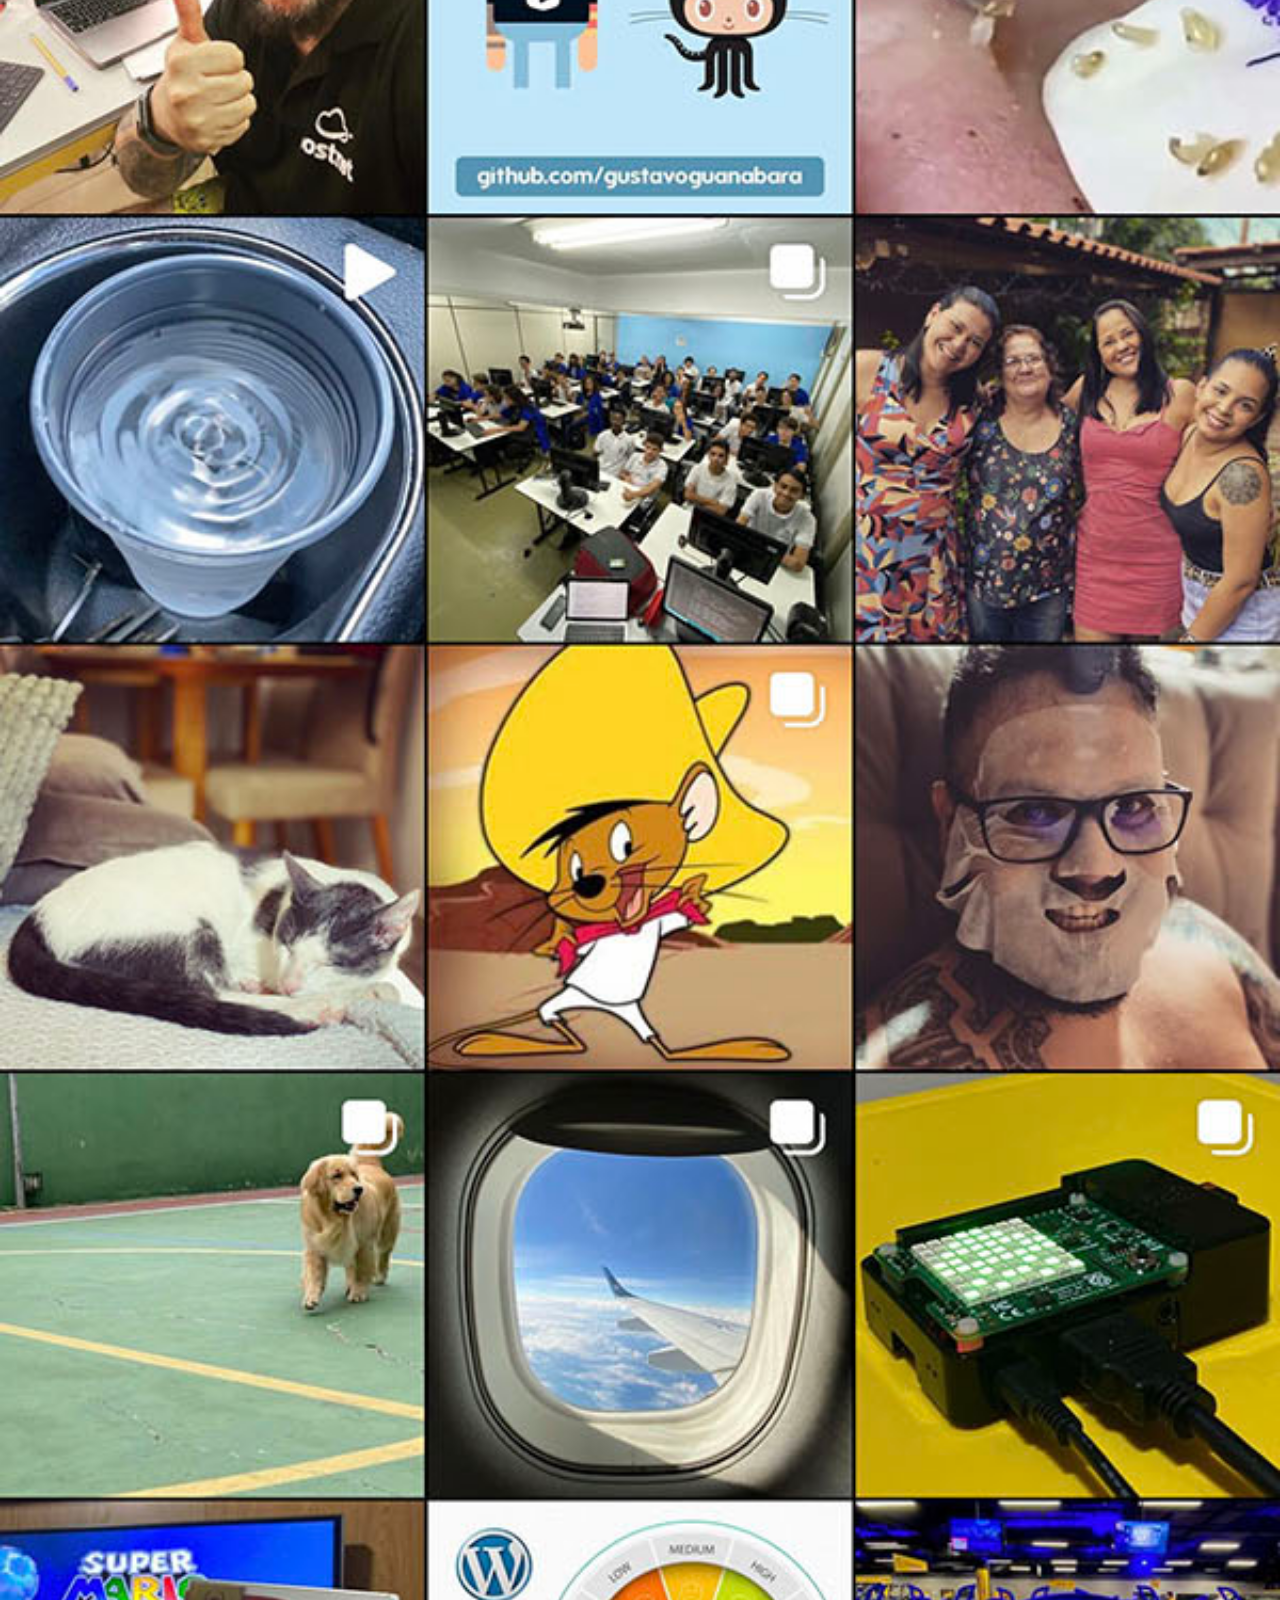
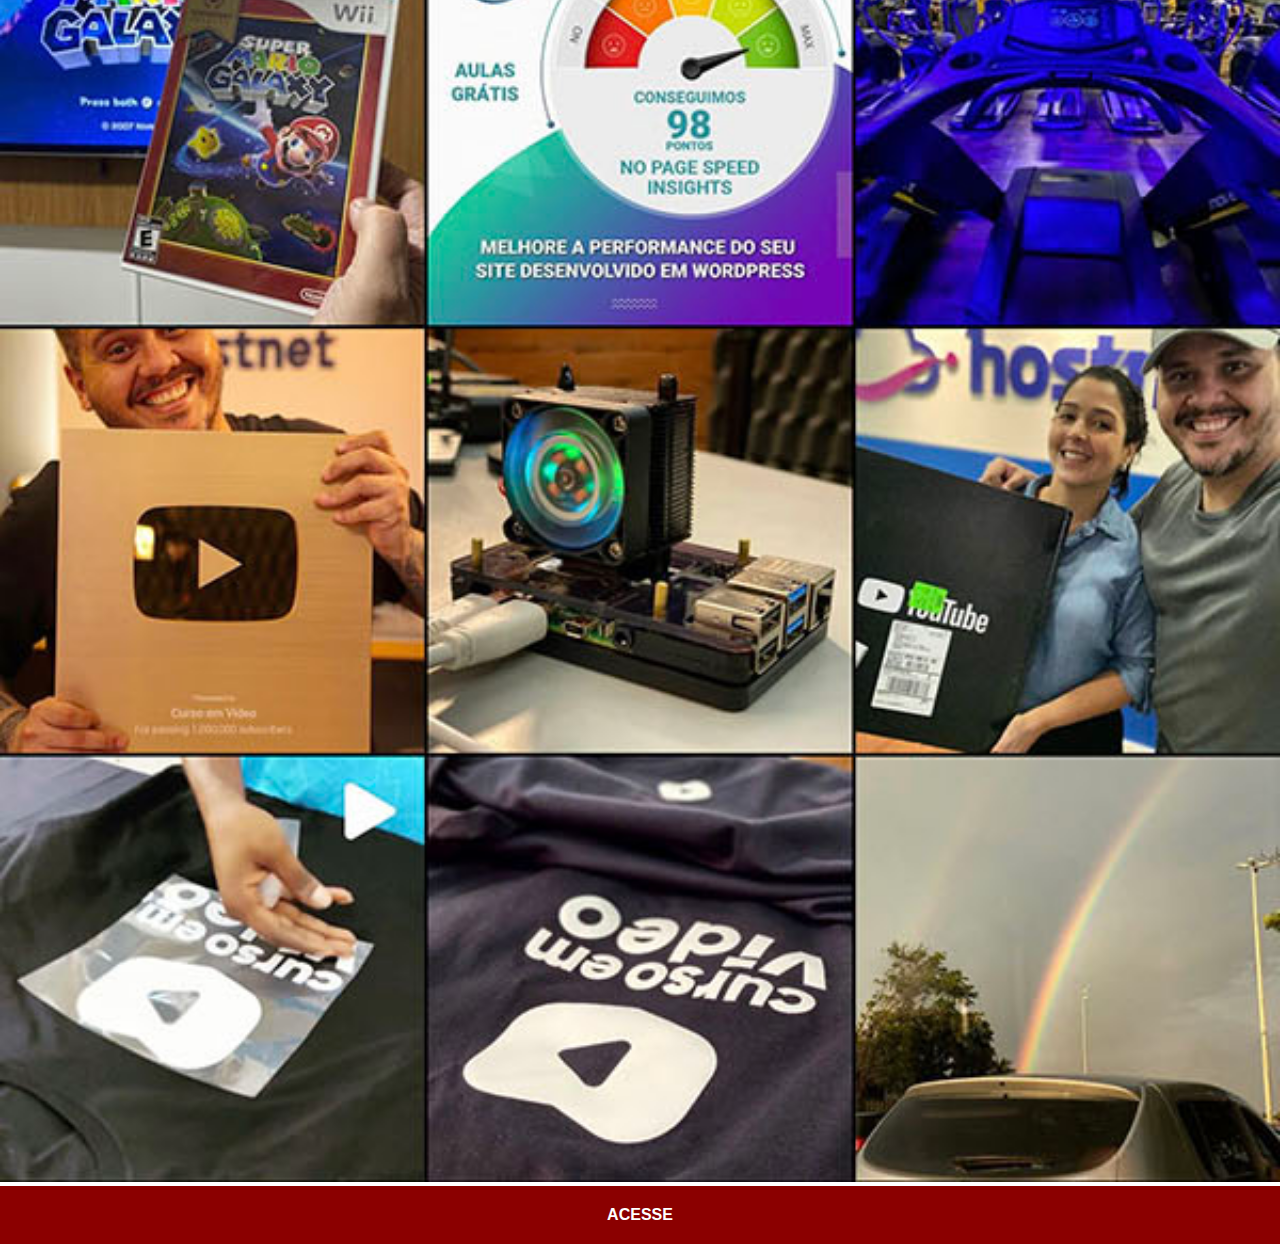
<file: instagram.html>
<!DOCTYPE html>
<html lang="pt-br">
<head>
    <meta charset="UTF-8">
    <meta name="viewport" content="width=device-width, initial-scale=1.0">
    <title>Instagram</title>
    <link rel="stylesheet" href="estilos/social.css">
</head>
<body>
    <img src="imagens/tela-instagram.jpg" alt="Instagram">
    <a href="https://www.instagram.com/gustavoguanabara/?hl=pt">ACESSE</a>
    
</body>
</html>
</file>
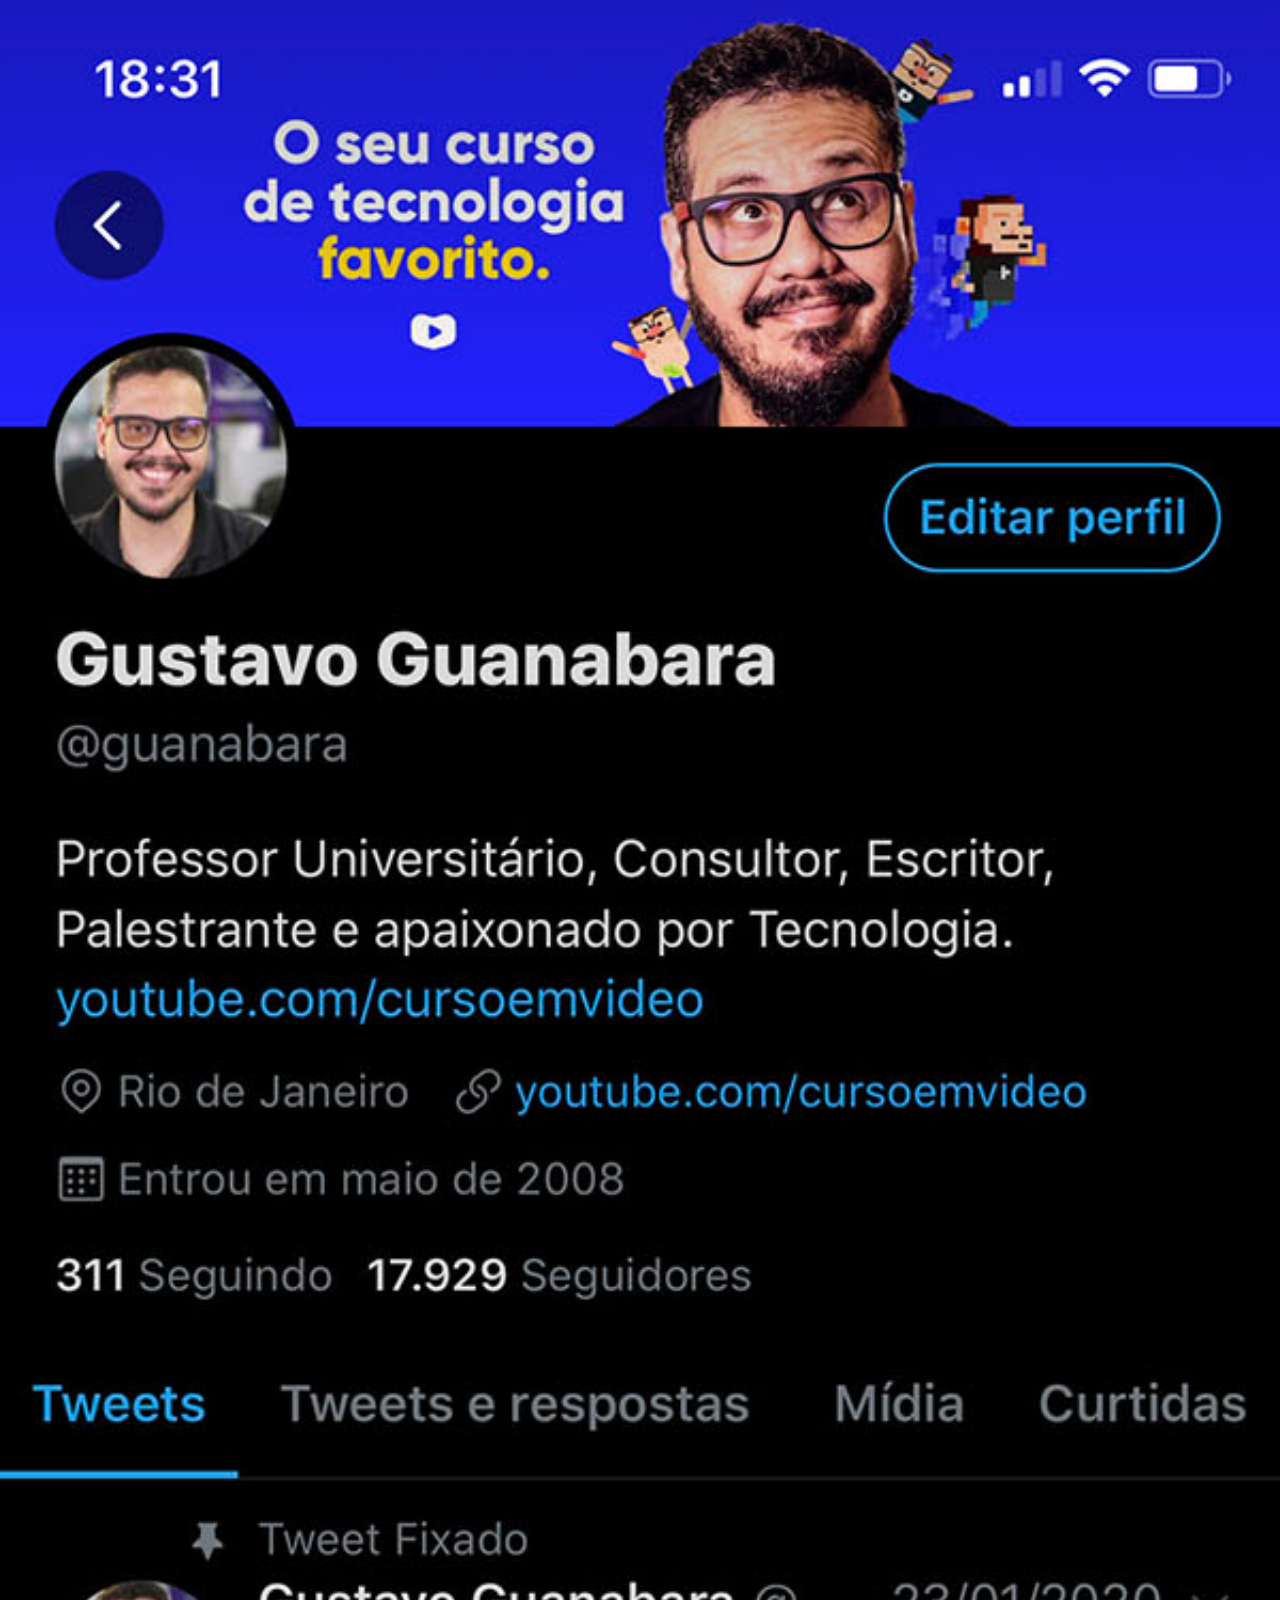
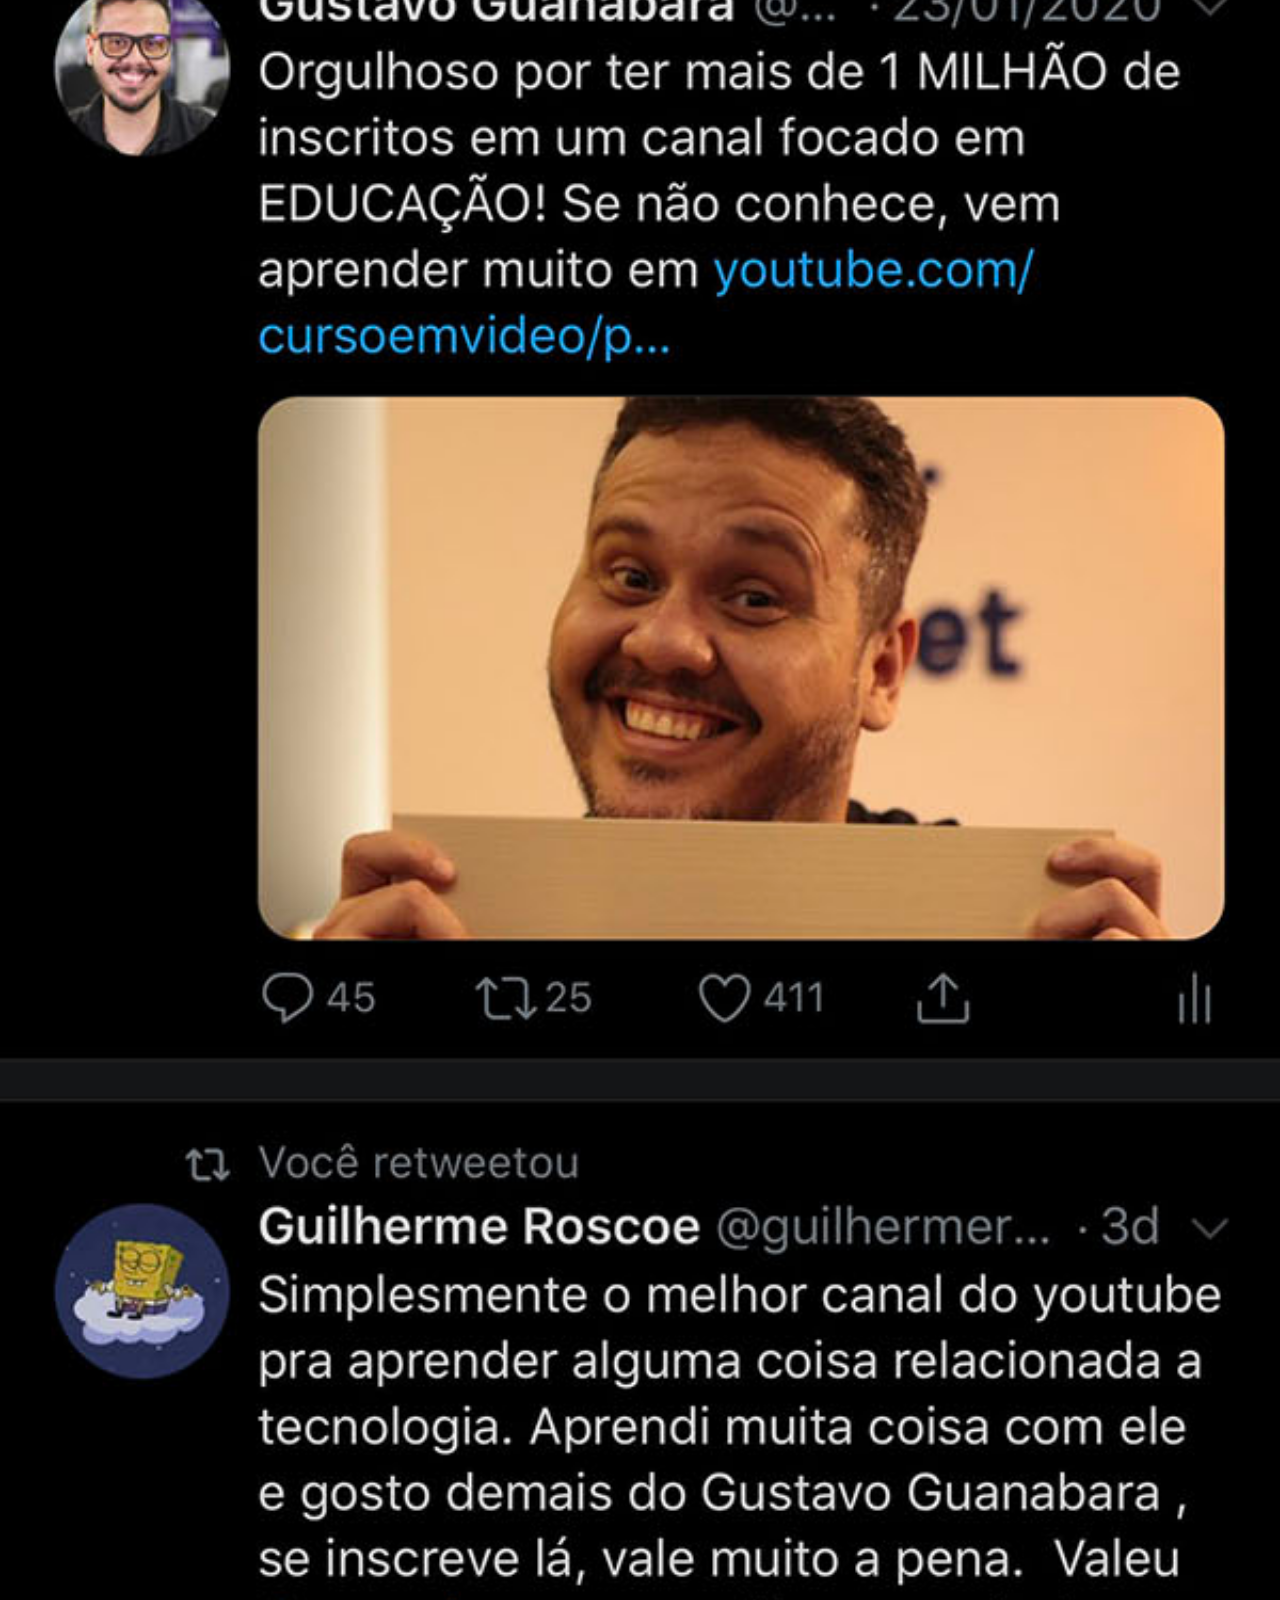
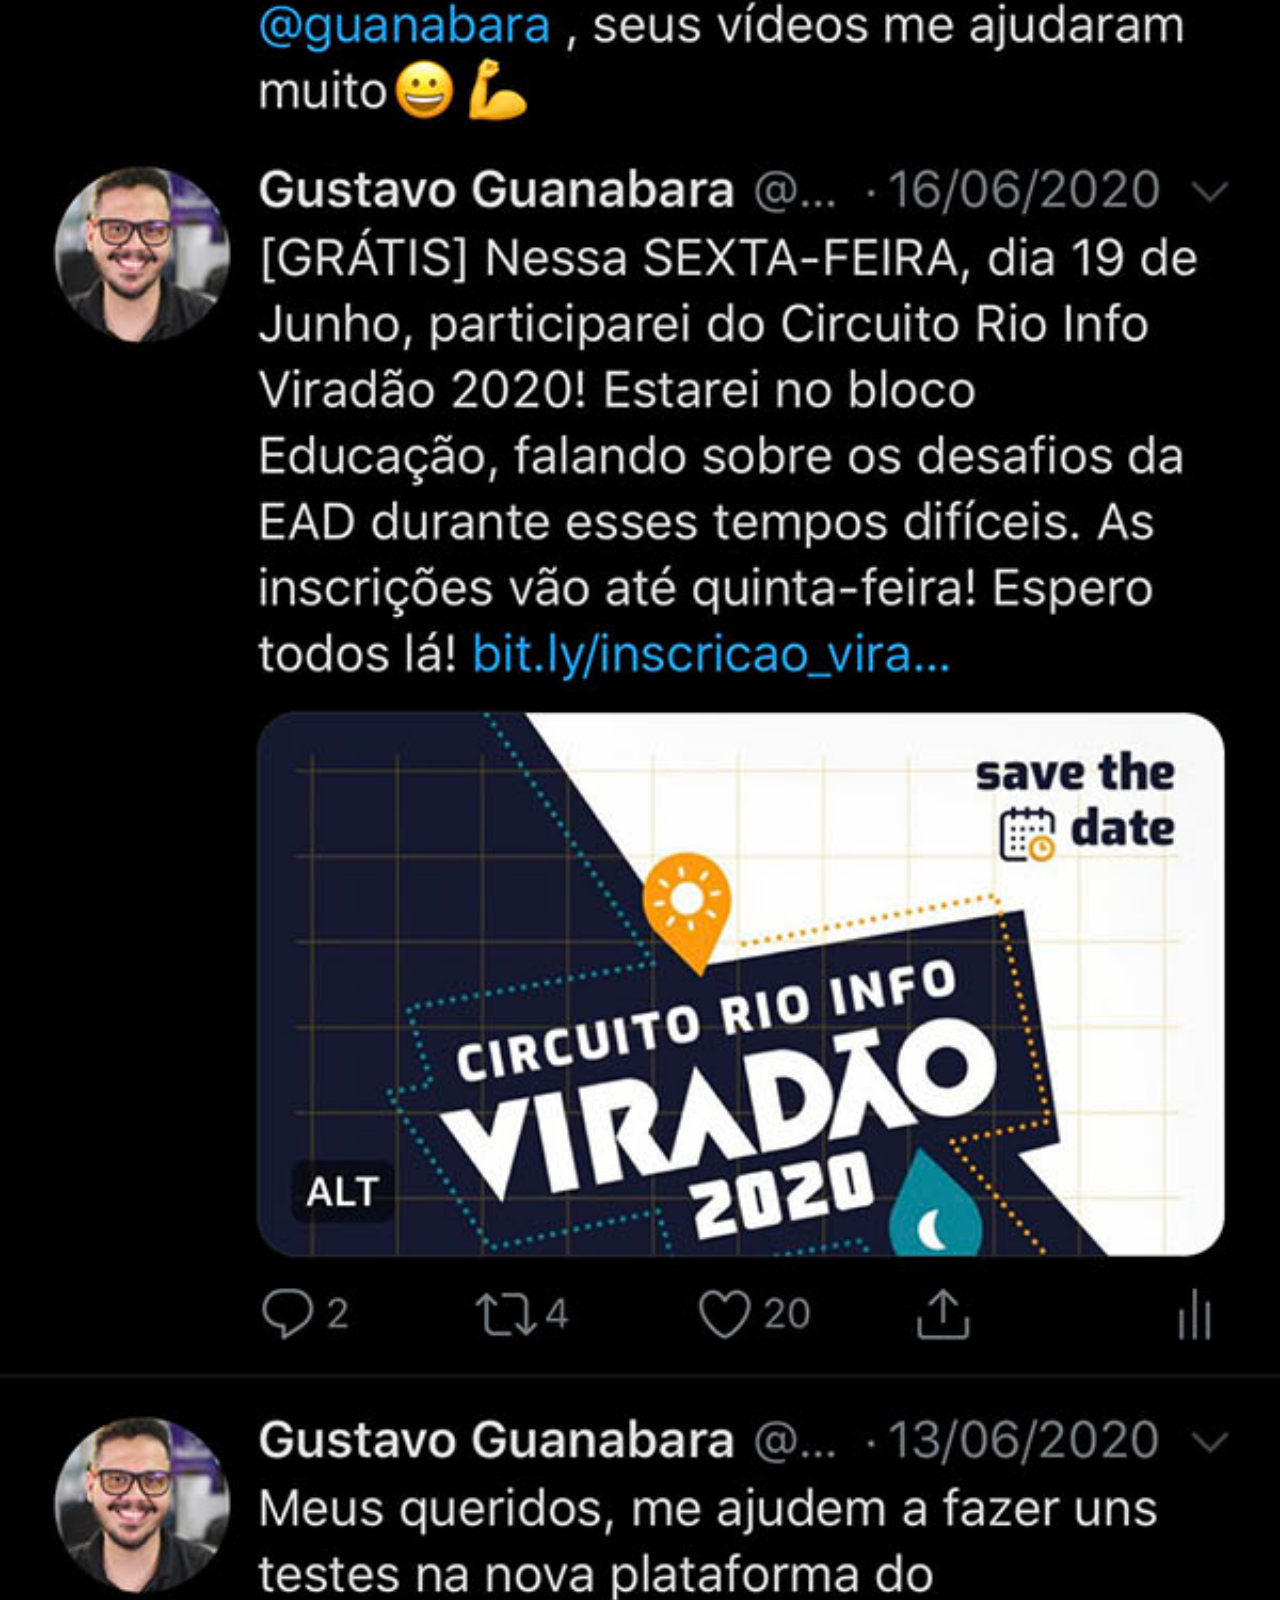
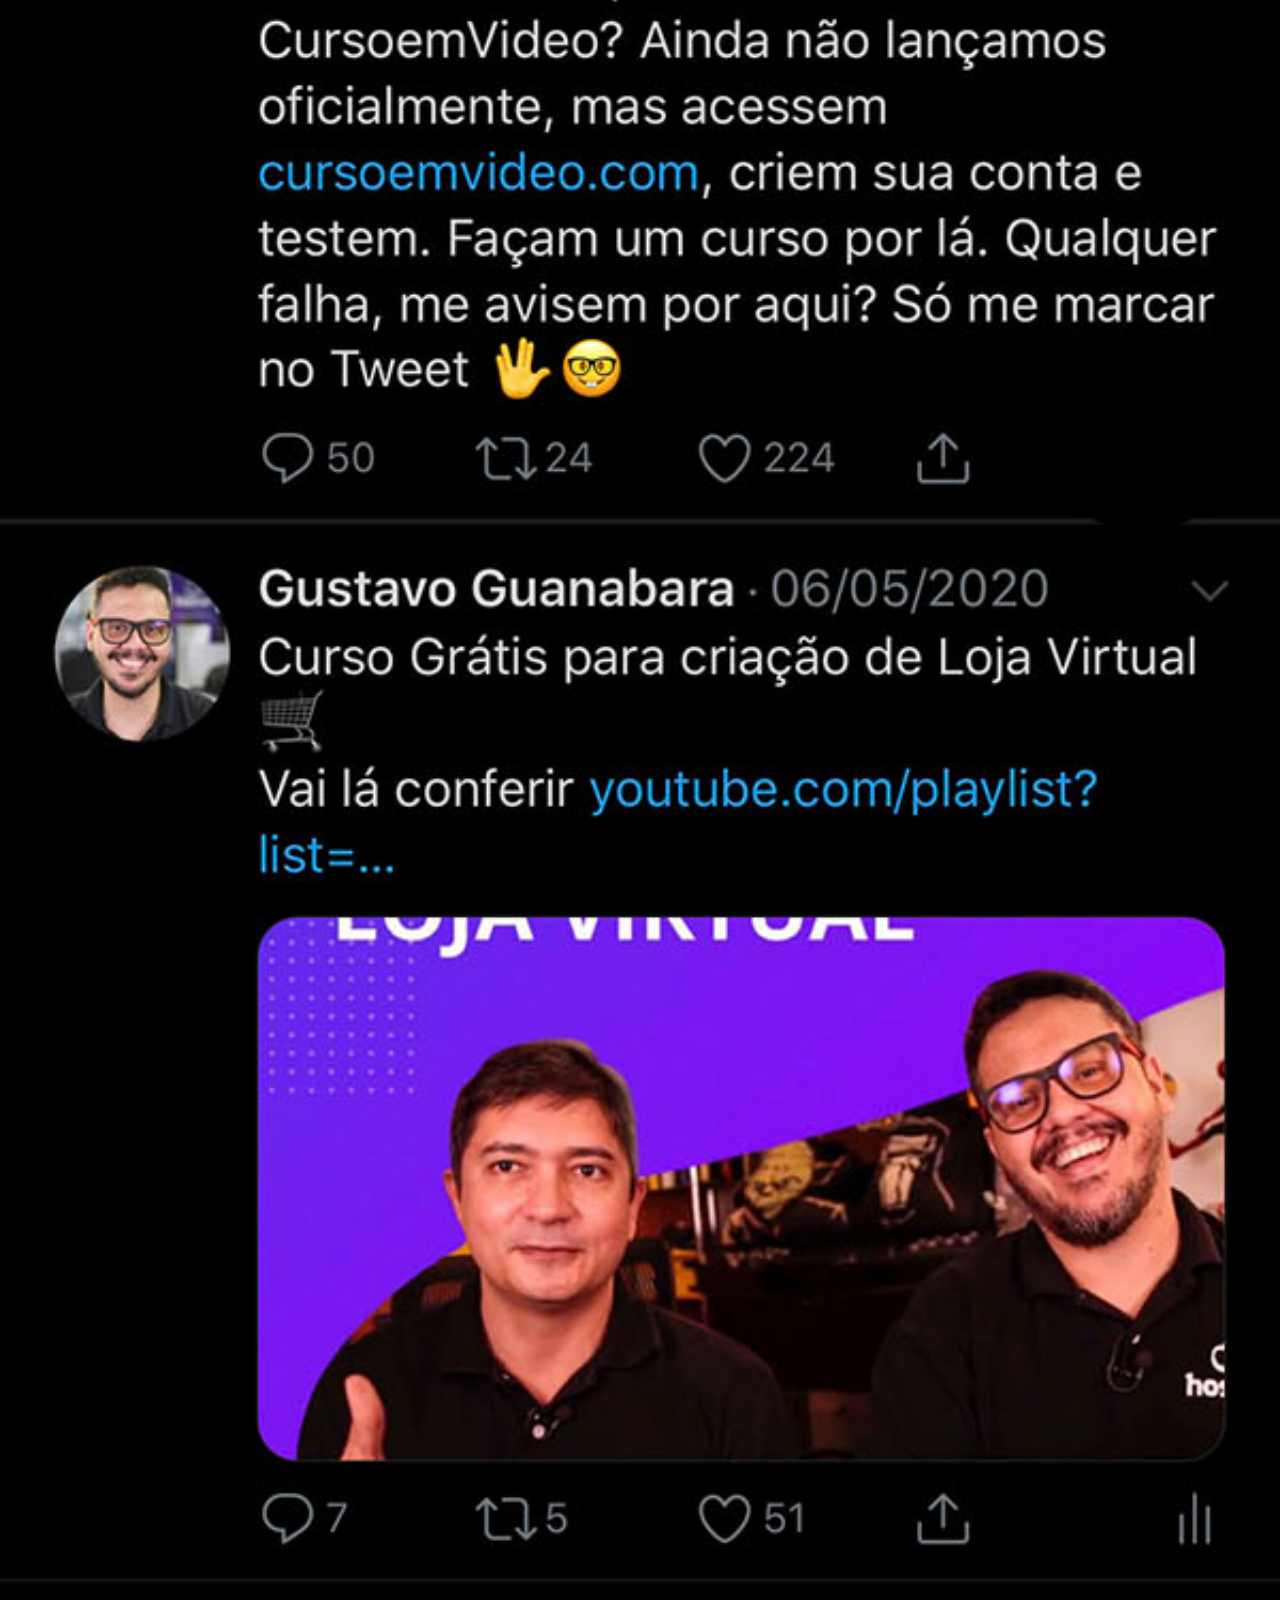
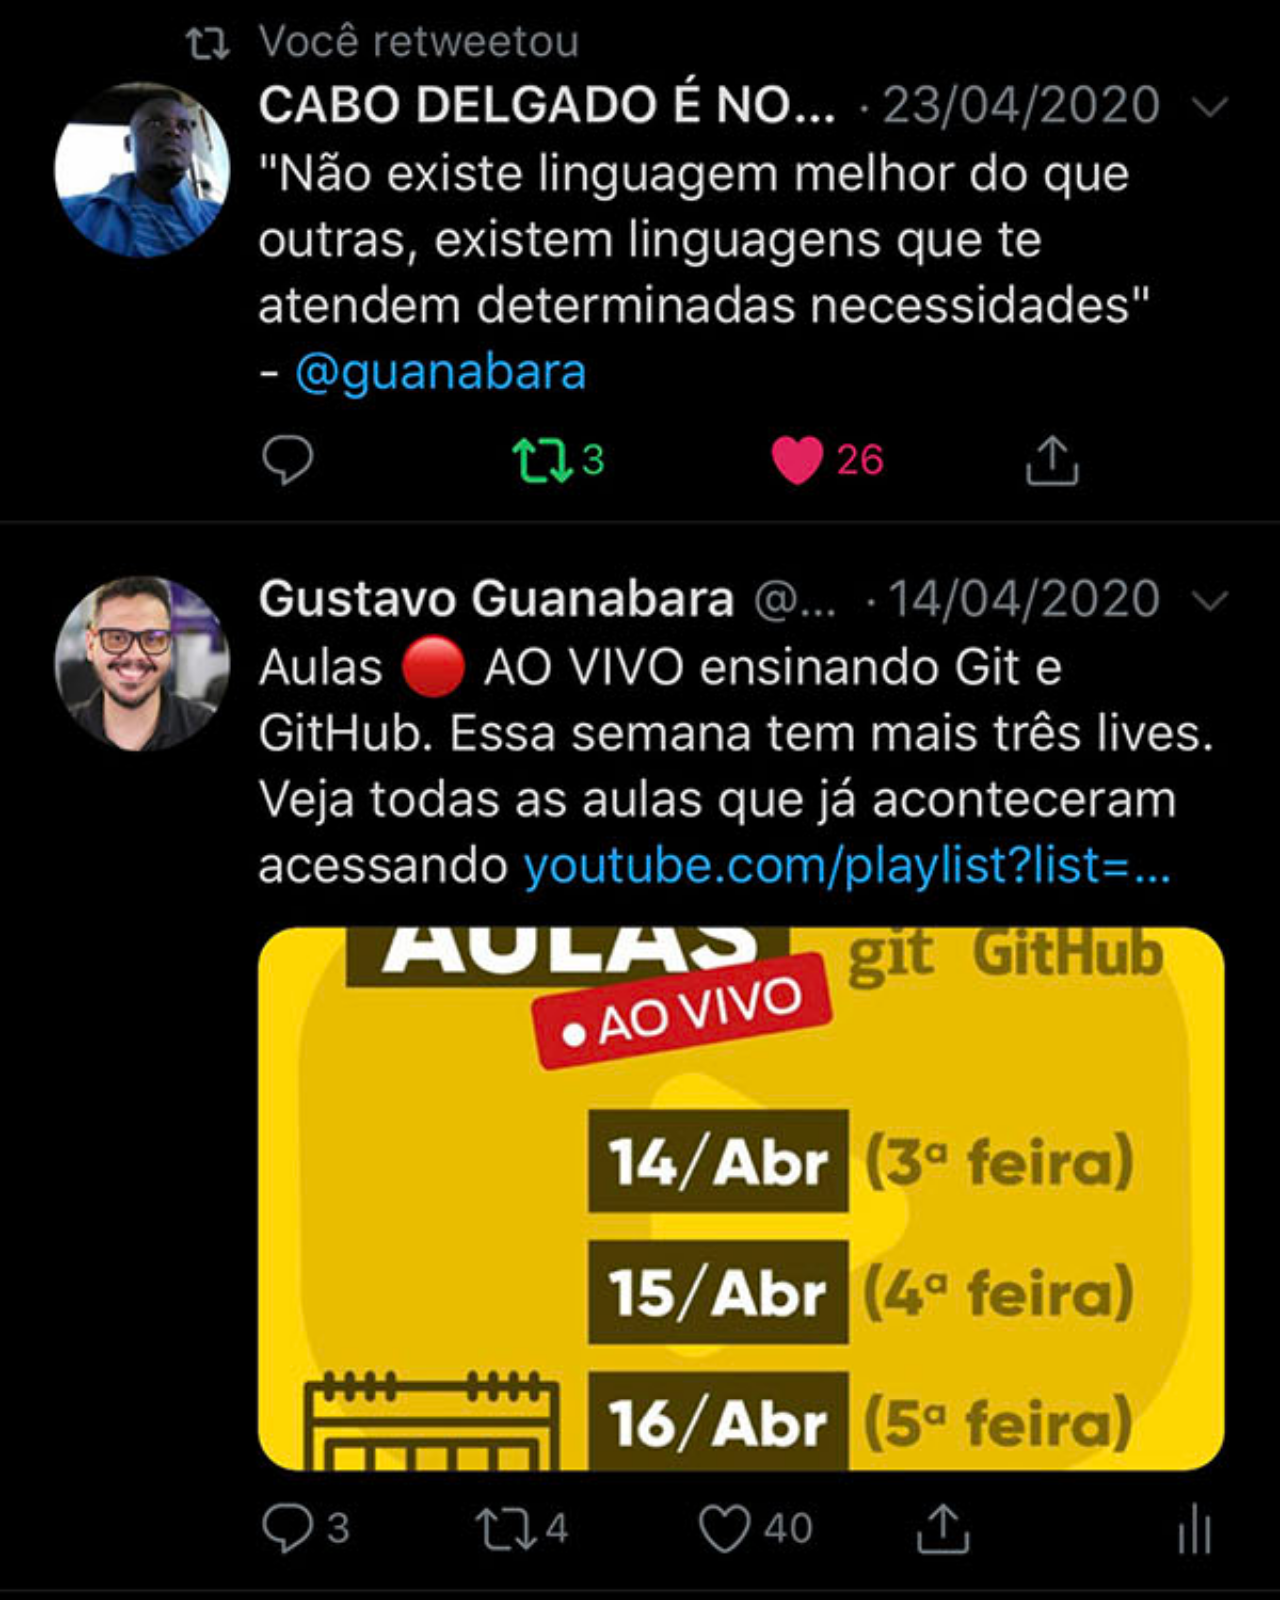
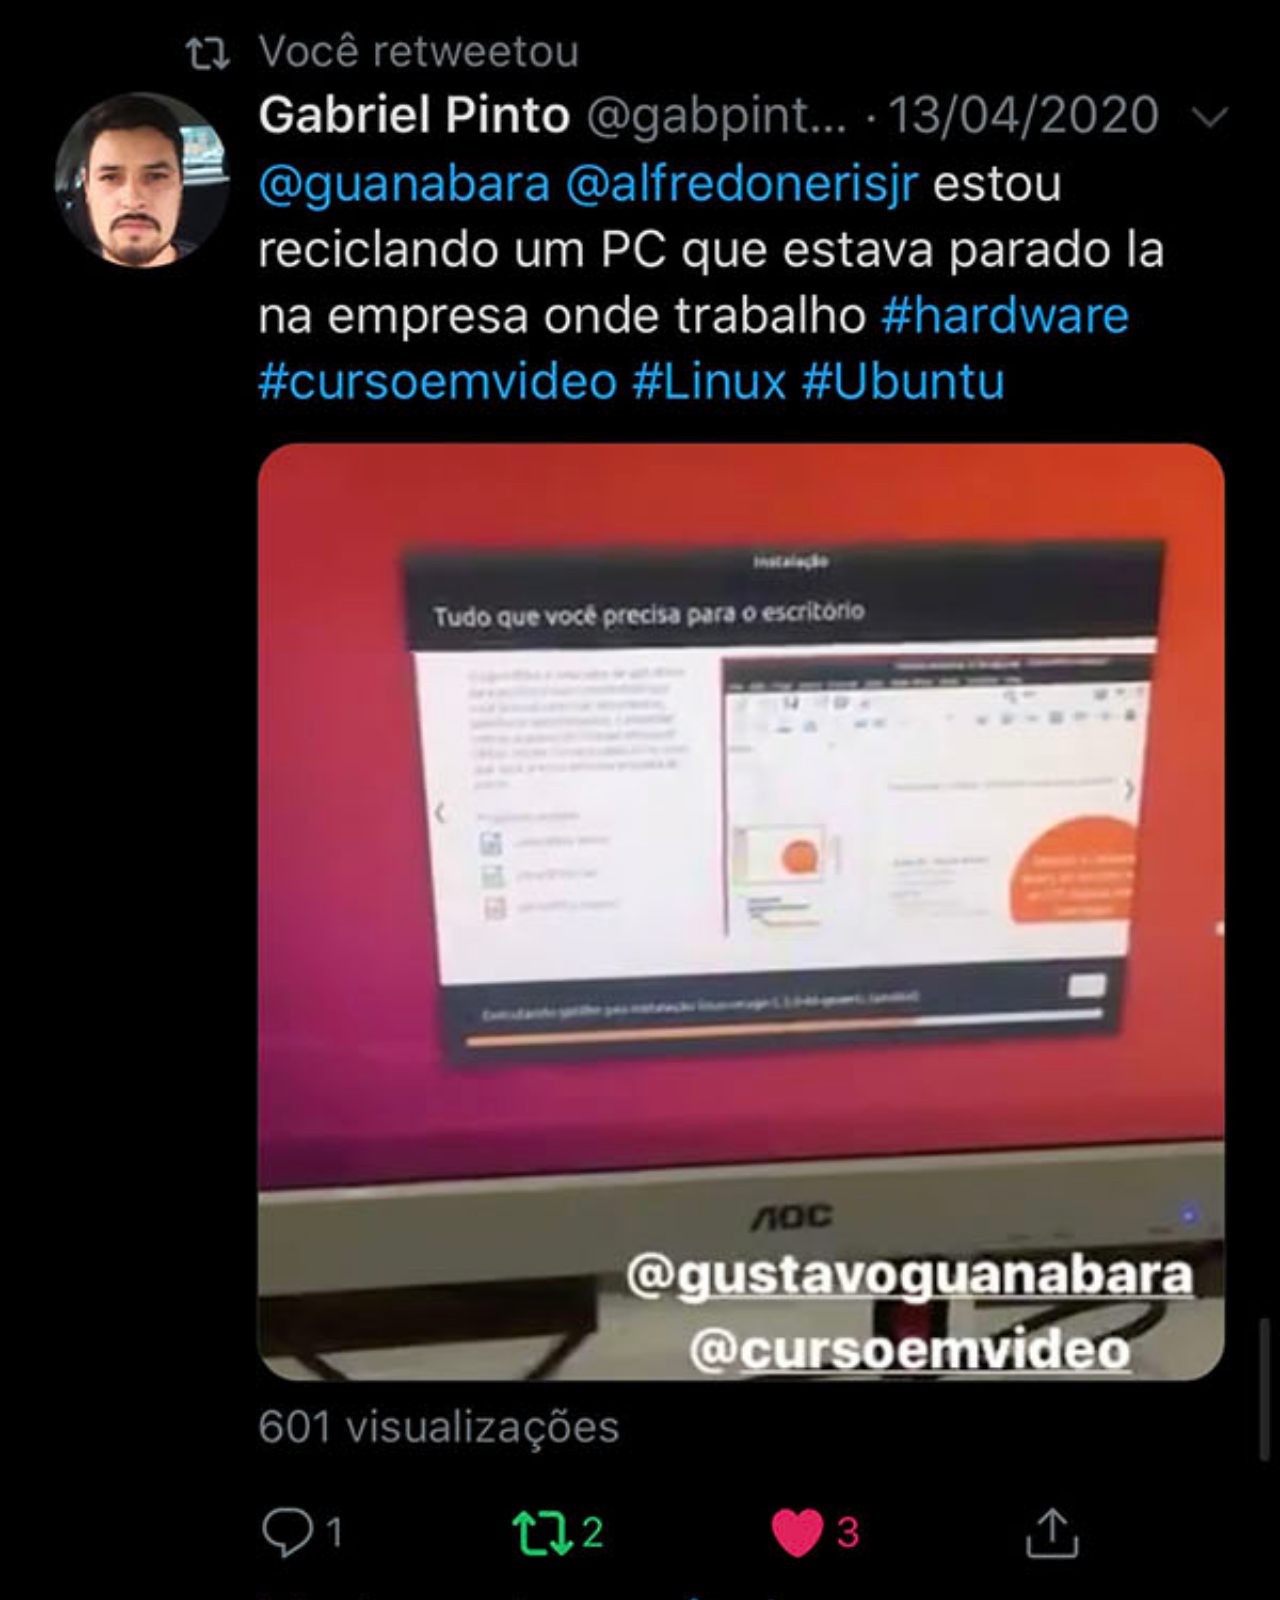
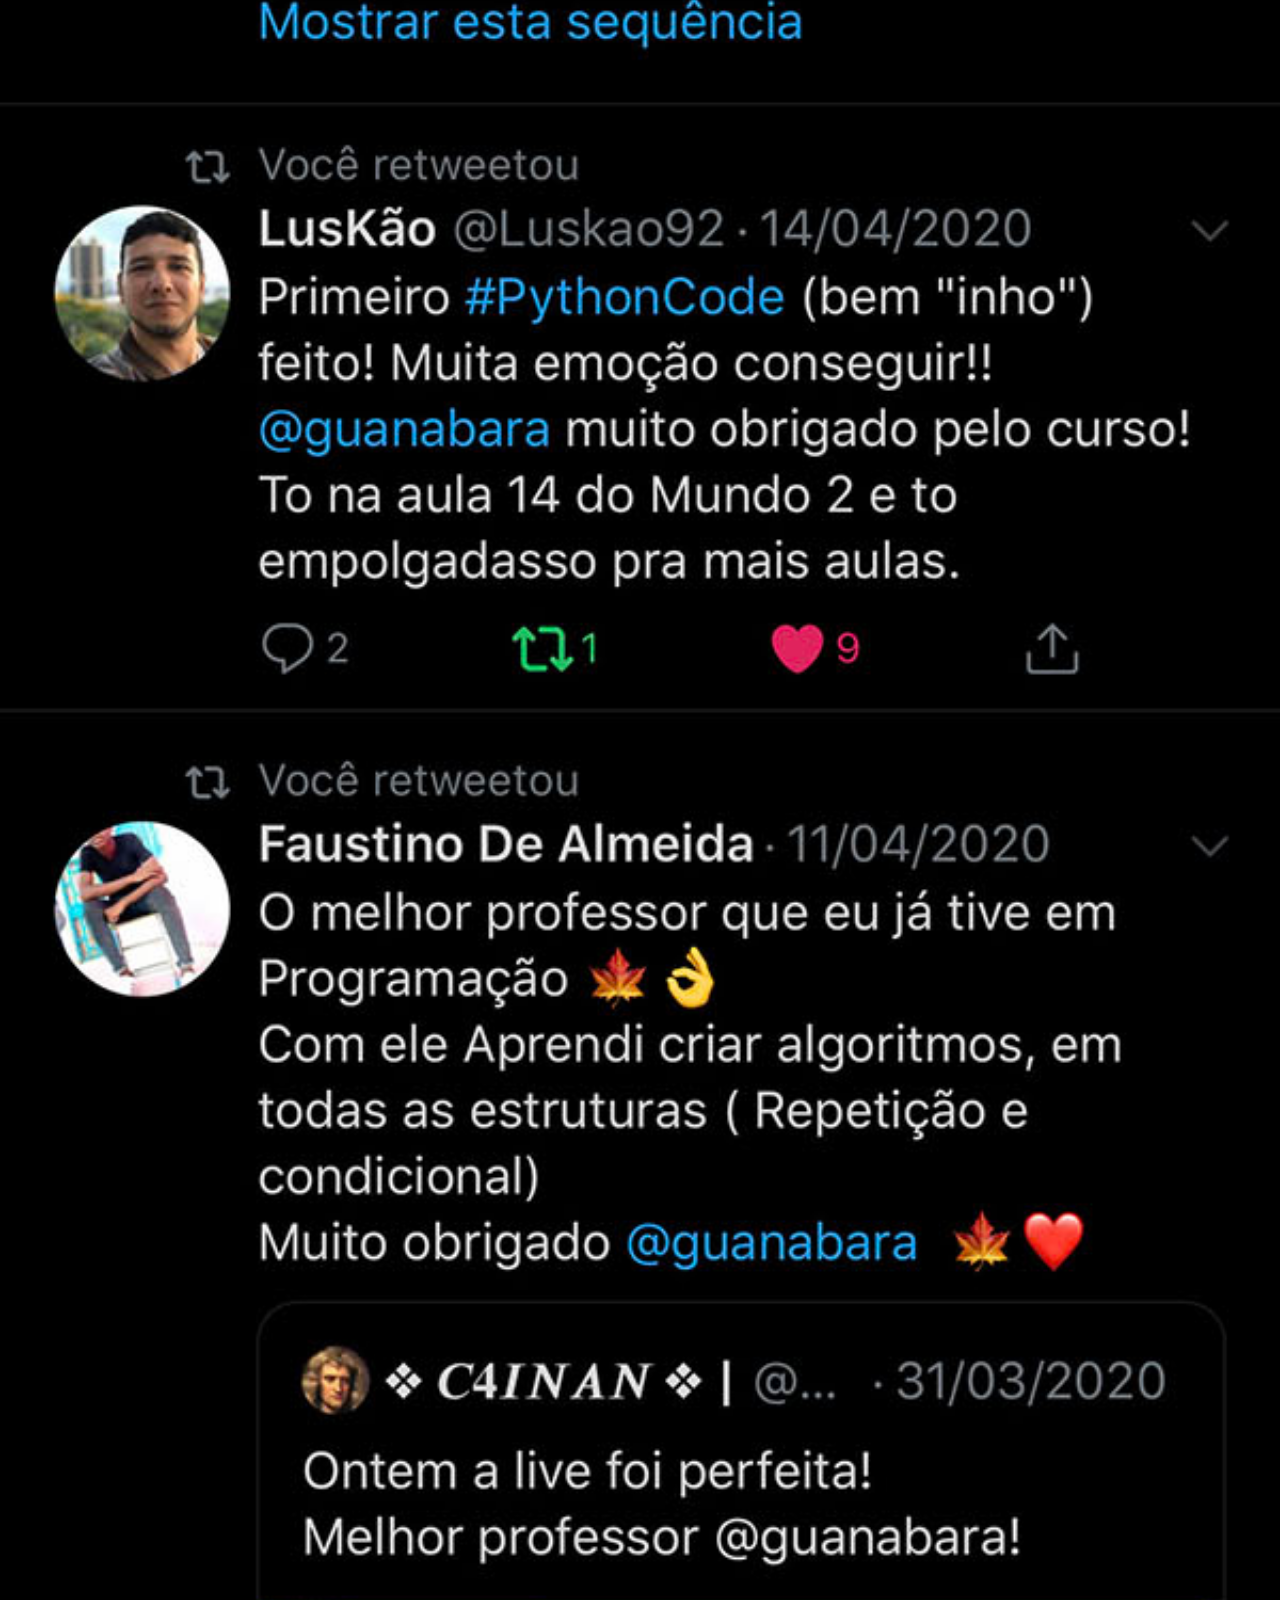
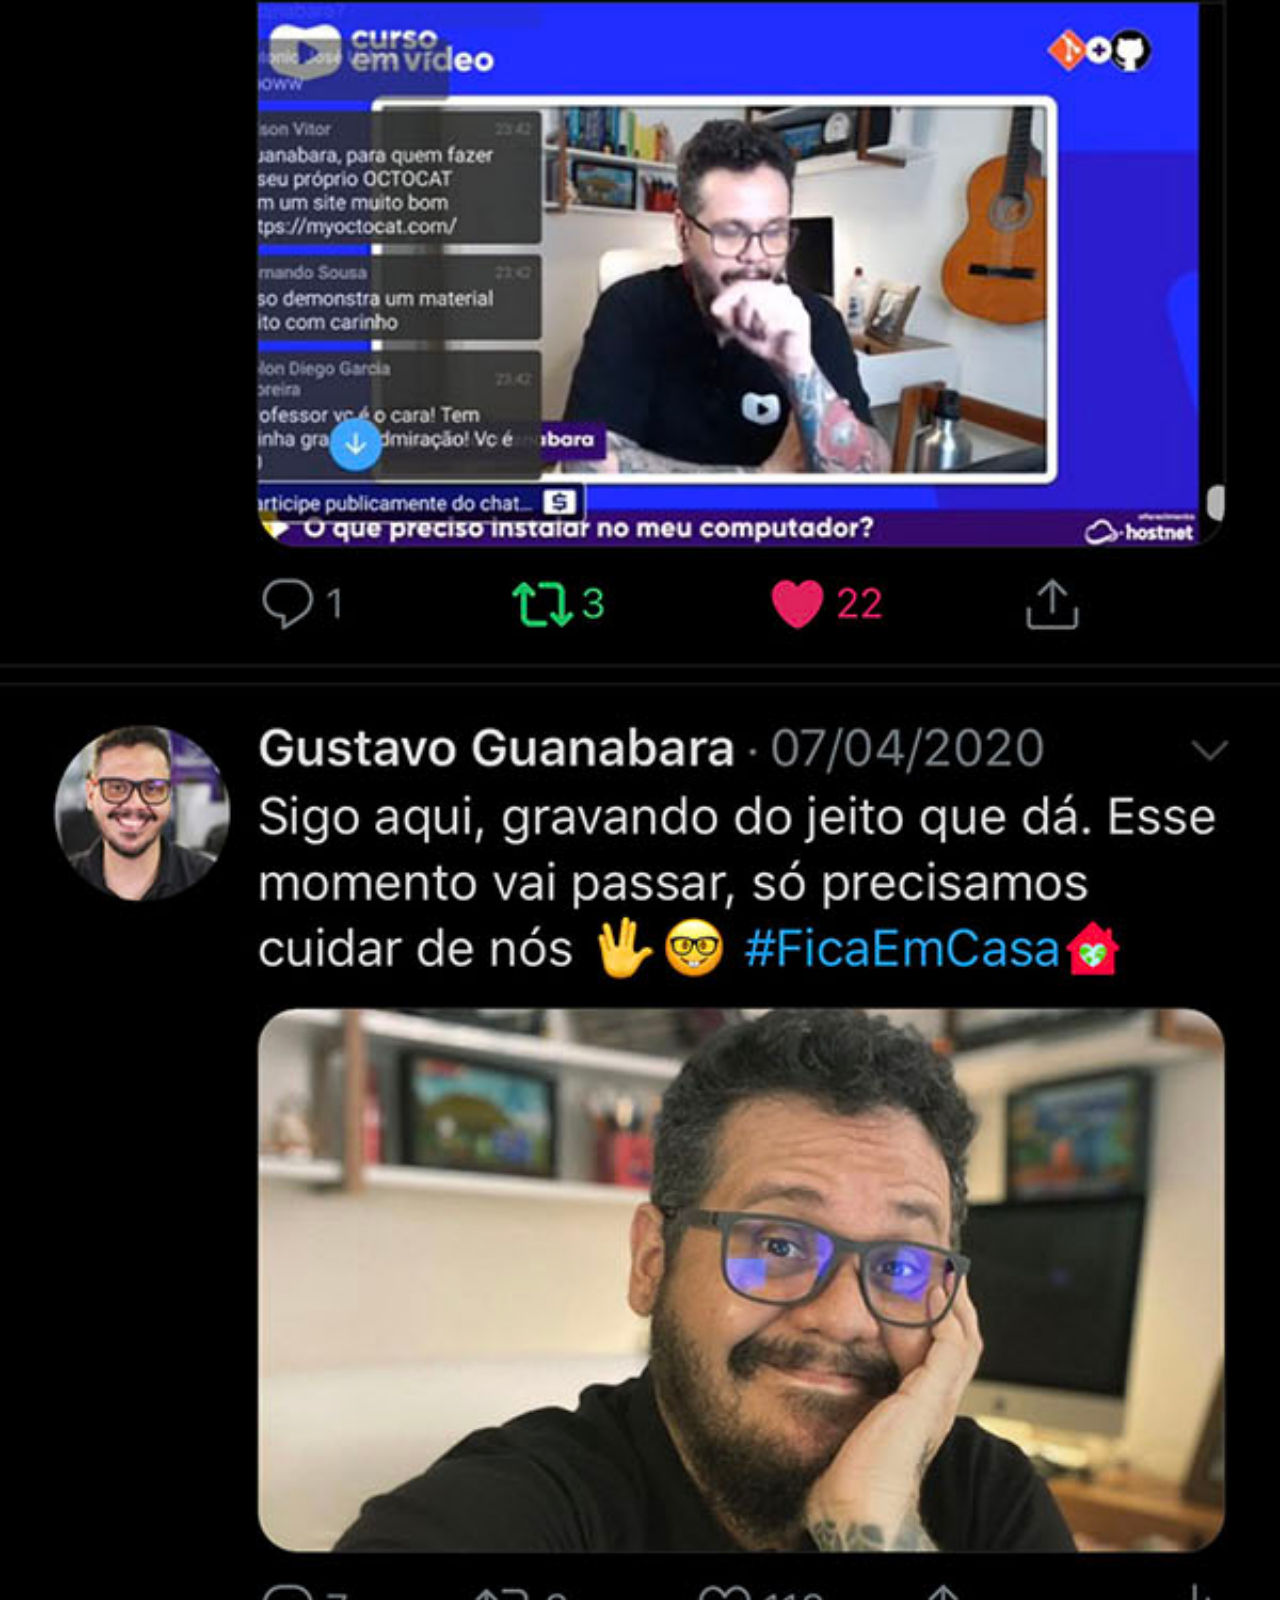
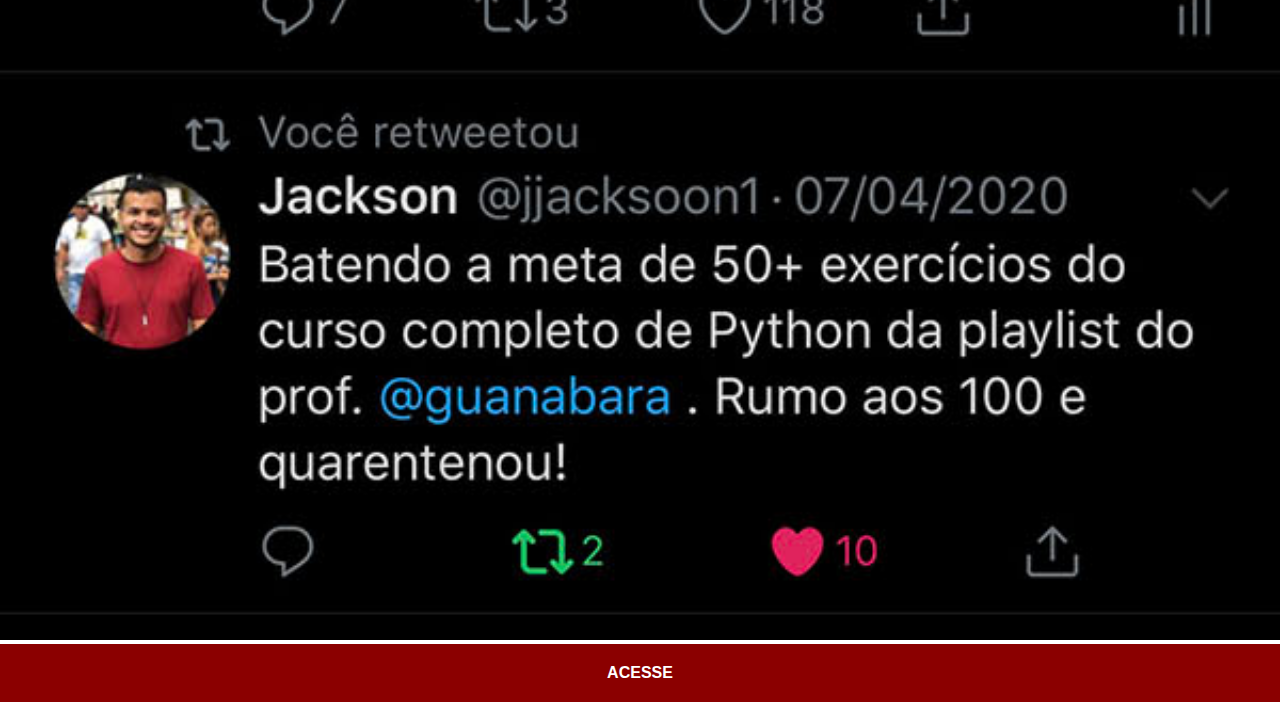
<file: twitter.html>
<!DOCTYPE html>
<html lang="pt-br">
<head>
    <meta charset="UTF-8">
    <meta name="viewport" content="width=device-width, initial-scale=1.0">
    <title>Twitter</title>
    <link rel="stylesheet" href="estilos/social.css">
</head>
<body>
    <img src="imagens/tela-twitter.jpg" alt="Twitter">
    <a href="https://twitter.com/guanabara">ACESSE</a>    
</body>
</html>
</file>
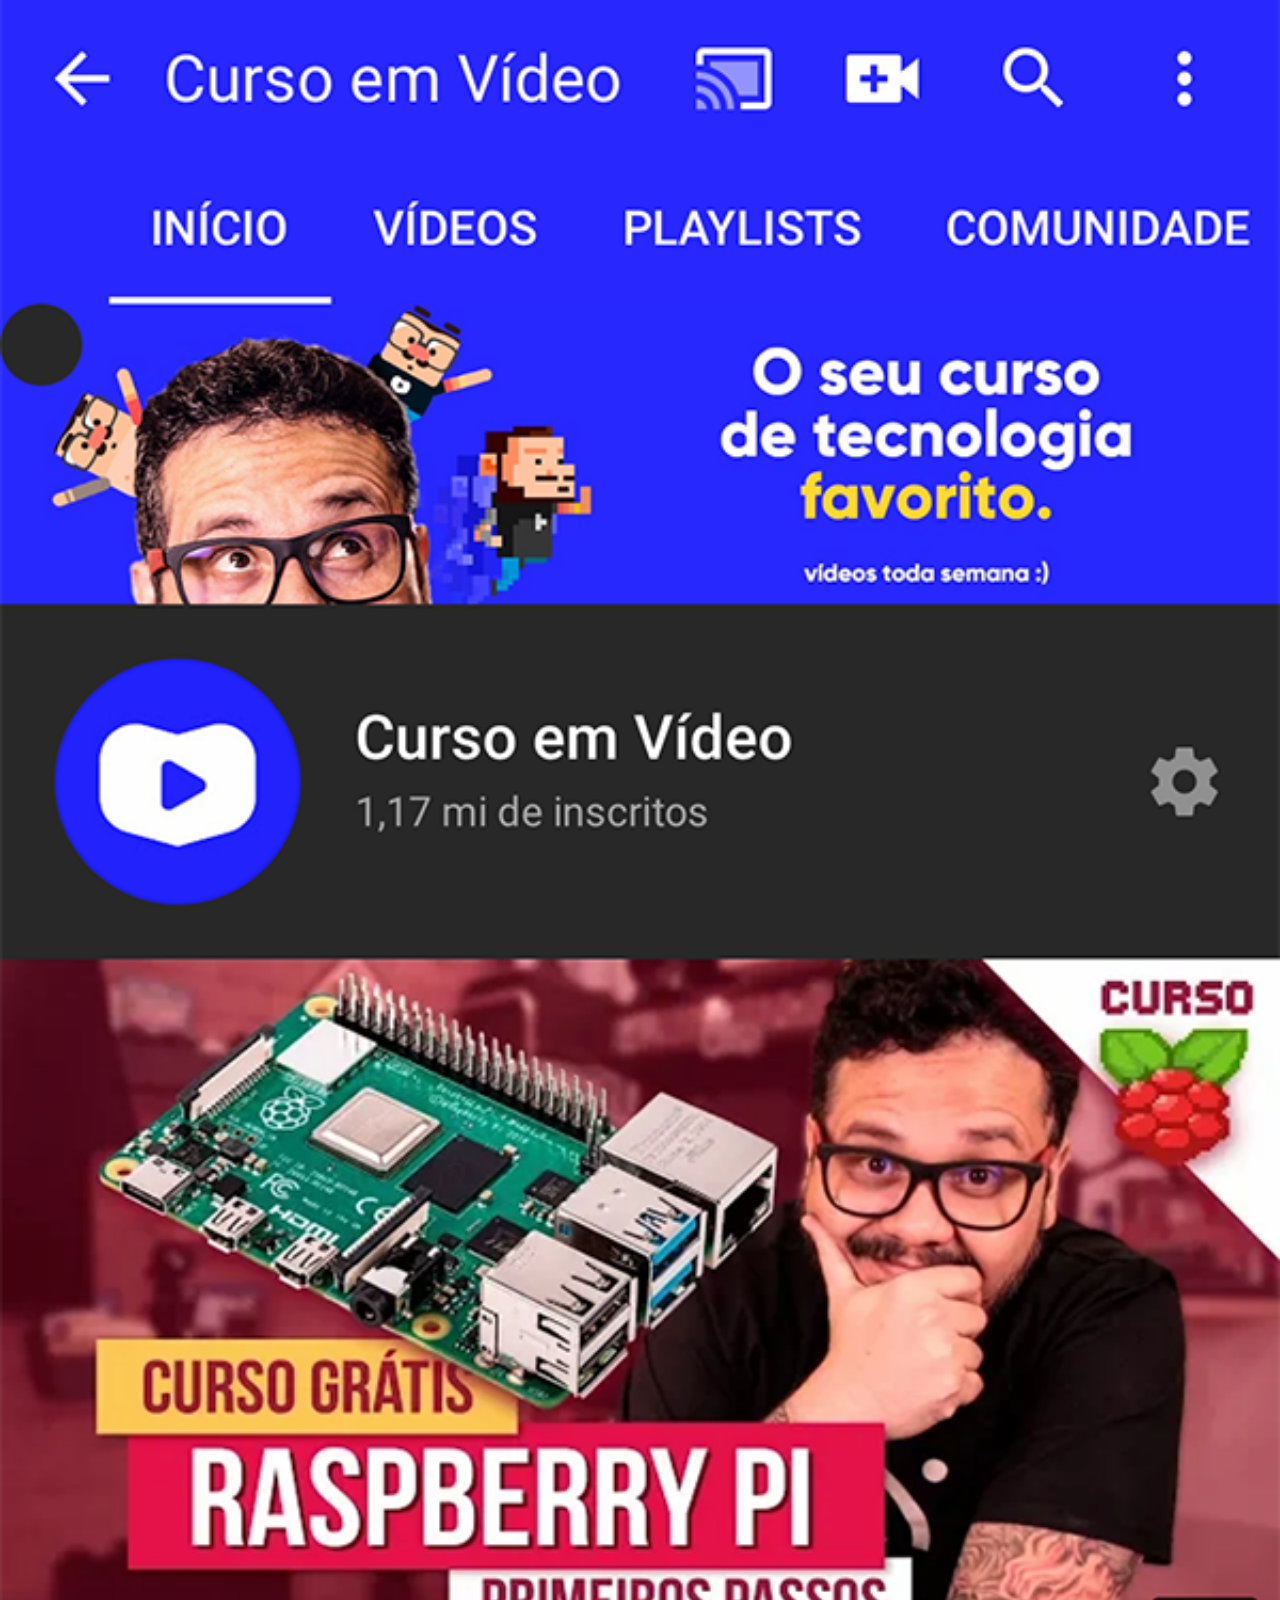
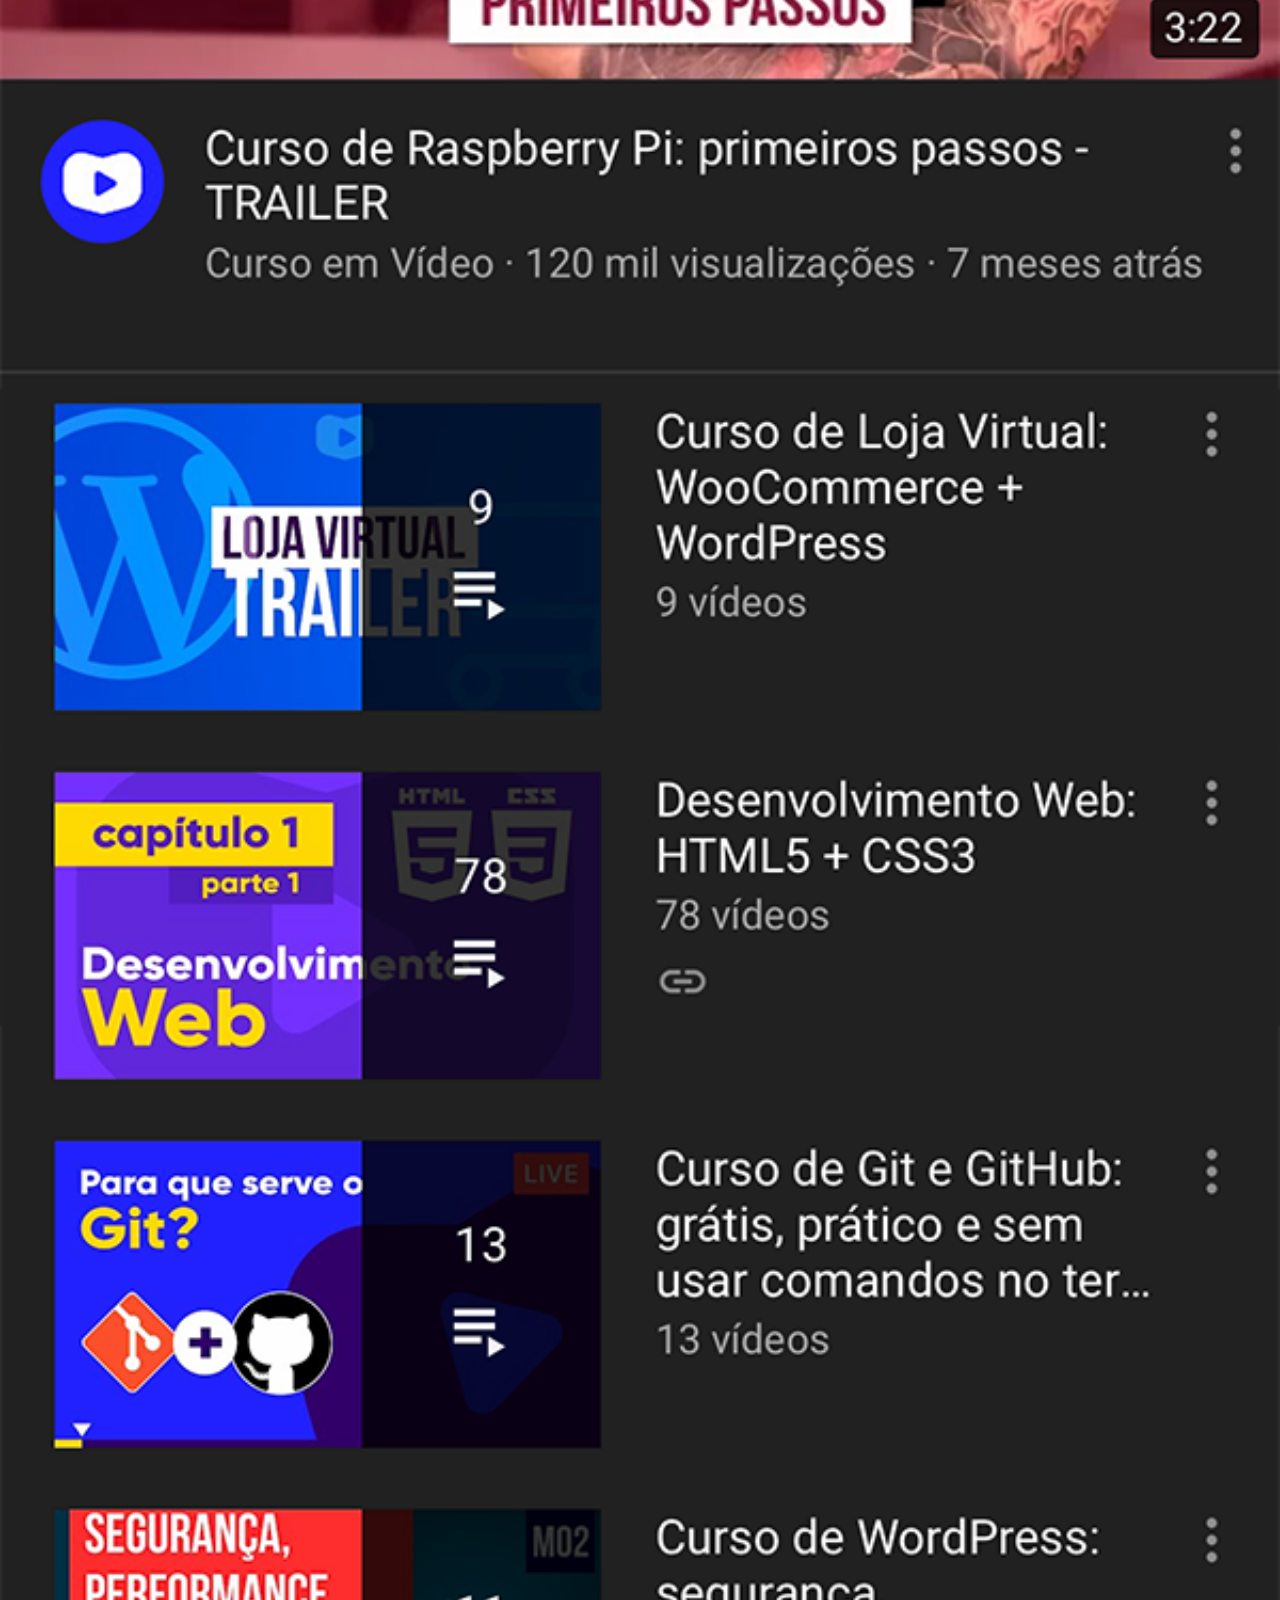
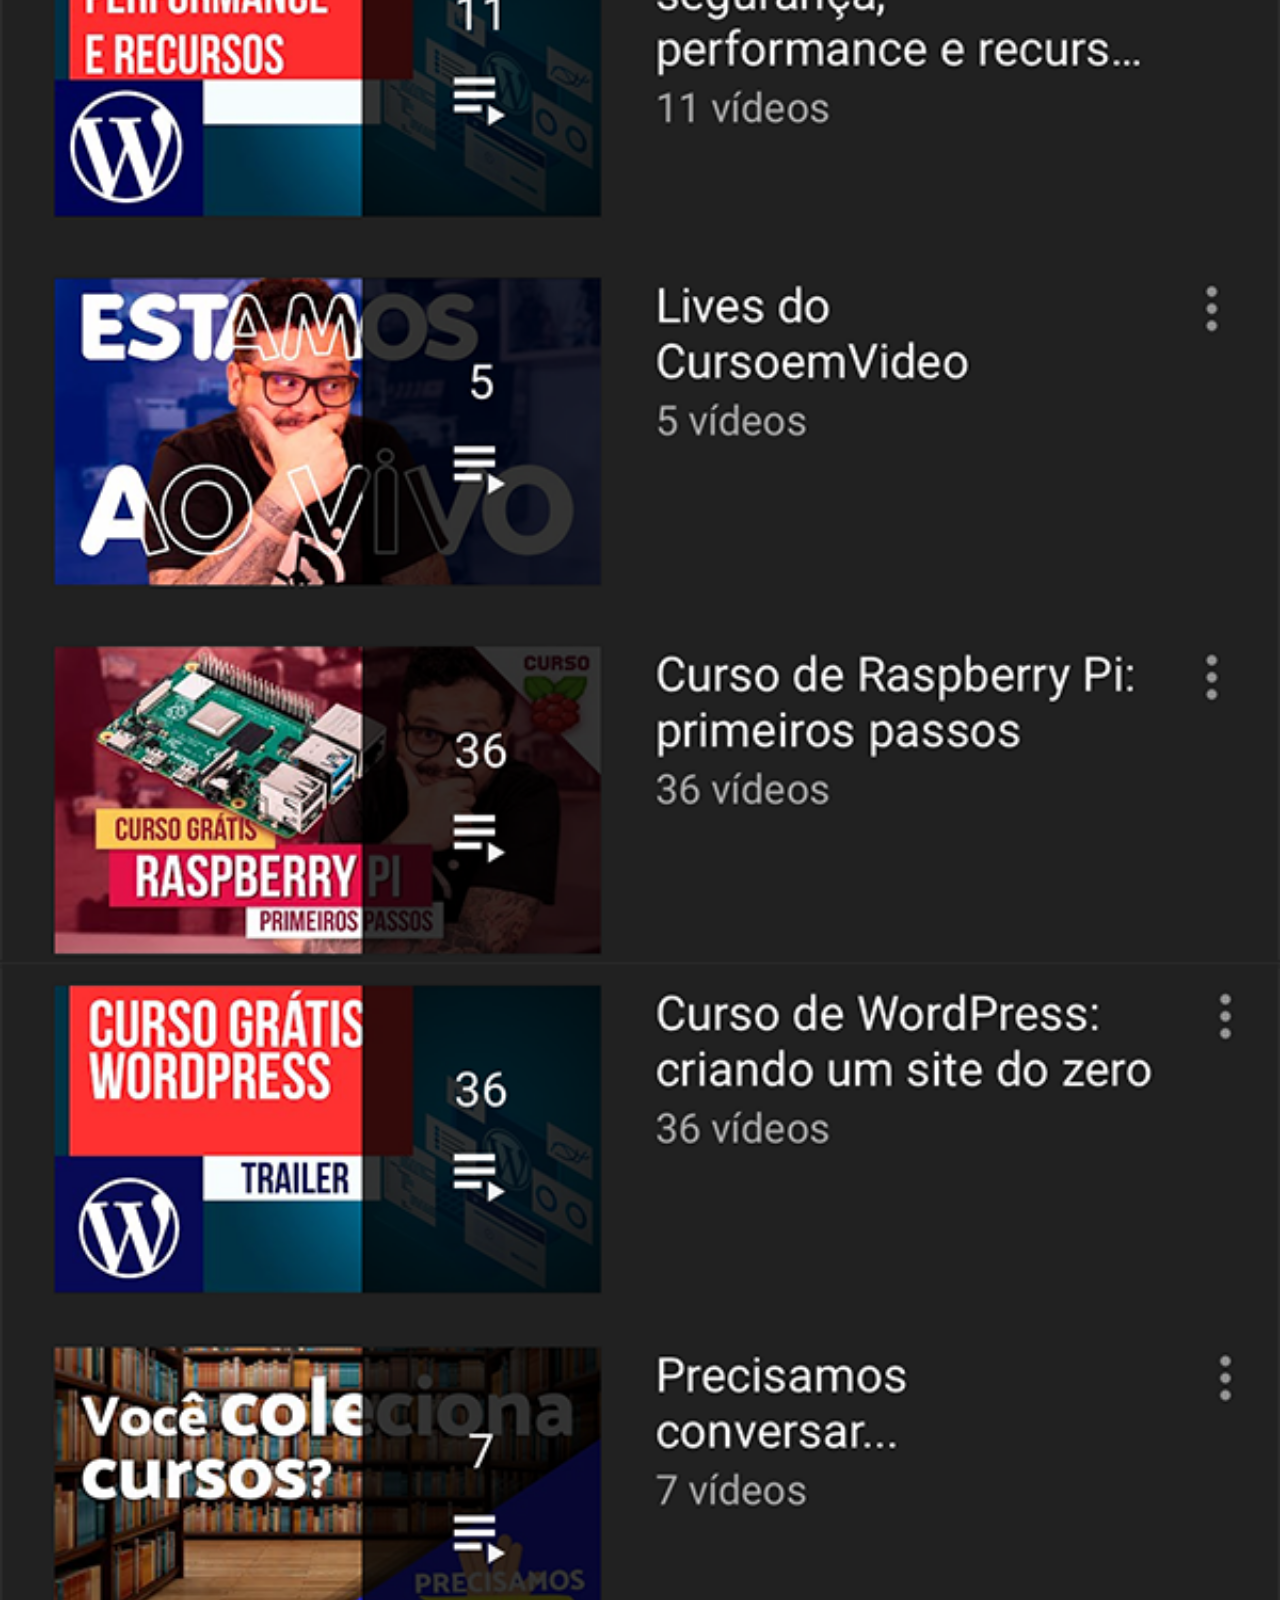
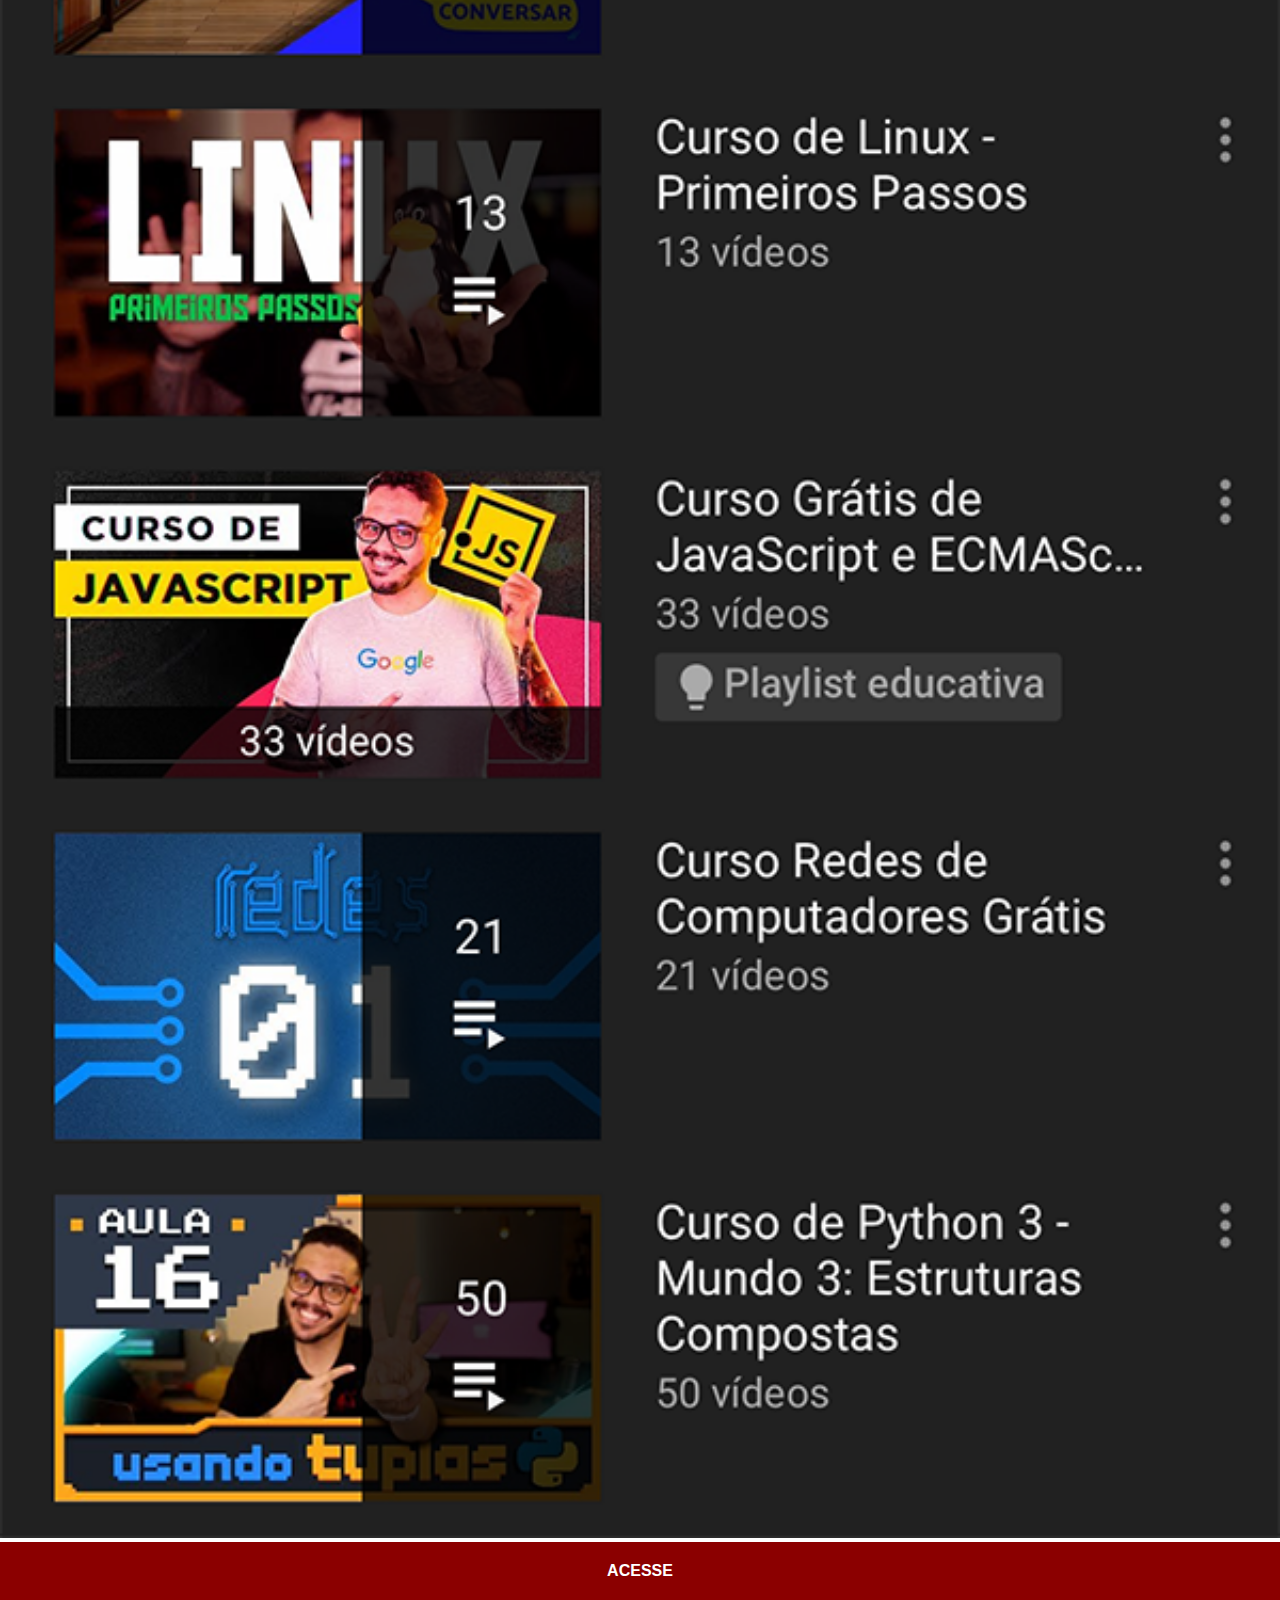
<file: youtube.html>
<!DOCTYPE html>
<html lang="pt-br">
<head>
    <meta charset="UTF-8">
    <meta name="viewport" content="width=device-width, initial-scale=1.0">
    <title>YouTube</title>
    <link rel="stylesheet" href="estilos/social.css">
</head>
<body>
    <img src="imagens/tela-youtube.png" alt="YouTube">
    <a href="https://www.youtube.com/@CursoemVideo/playlists" target="_blank">ACESSE</a>
    
</body>
</html>
</file>
<file: estilos/style.css>
@charset "UTF-8";

*{
    margin: 0;
    padding: 0;
    font-family: Arial, Helvetica, sans-serif;
}

html, body{
    height: 100vh;
    width: 100vw;
    background-color: black;
}

main{
    height: 100vh;
    position: relative;
}

body{
    background: url('../imagens/fundo-madeira.jpg') no-repeat top center;
    background-size: cover;
    background-attachment: fixed;  
}

section#telefone{
    position: absolute;
    top: 50%;
    left: 50%;
    transform: translate(-50%, -50%);


    height: 627px;
    width: 311px;
    background: url('../imagens/frame-iphone.png') no-repeat;
}

iframe#tela{
    position: relative;
    top: 80px;
    left: 22px;
    width: 267px;
    height: 471px;
}

section#redes-sociais{
    text-align: right;
}

section#redes-sociais img{
    width: 50px;
    margin: 10px;
    border-radius: 50%;
    box-shadow: 2px 2px 5px rgba(0, 0, 0, 0.400);
    box-sizing: border-box;
    transition-duration: 0.7s;
}

section#redes-sociais img:hover{
    border: 2px solid rgba(255, 255, 255, 0.61);
    transform: translate(-3px, -3px);
    box-shadow: 5px 5px 10px rgba(0, 0, 0, 0.603);
    transition: transform .3s;
}
</file>
<file: estilos/social.css>
@charset "UTF-8";

*{
    margin: 0;
    padding: 0;
    font-family: Arial, Helvetica, sans-serif;
}

::-webkit-scrollbar{
    width: 0px;
    height: 0px;
}

img{
    width: 100vw;
}

a{
    display: block;
    background-color: darkred;
    color: white;
    padding: 20px;
    text-align: center;
    font-weight: bolder;
    text-decoration: none;
}
</file>
